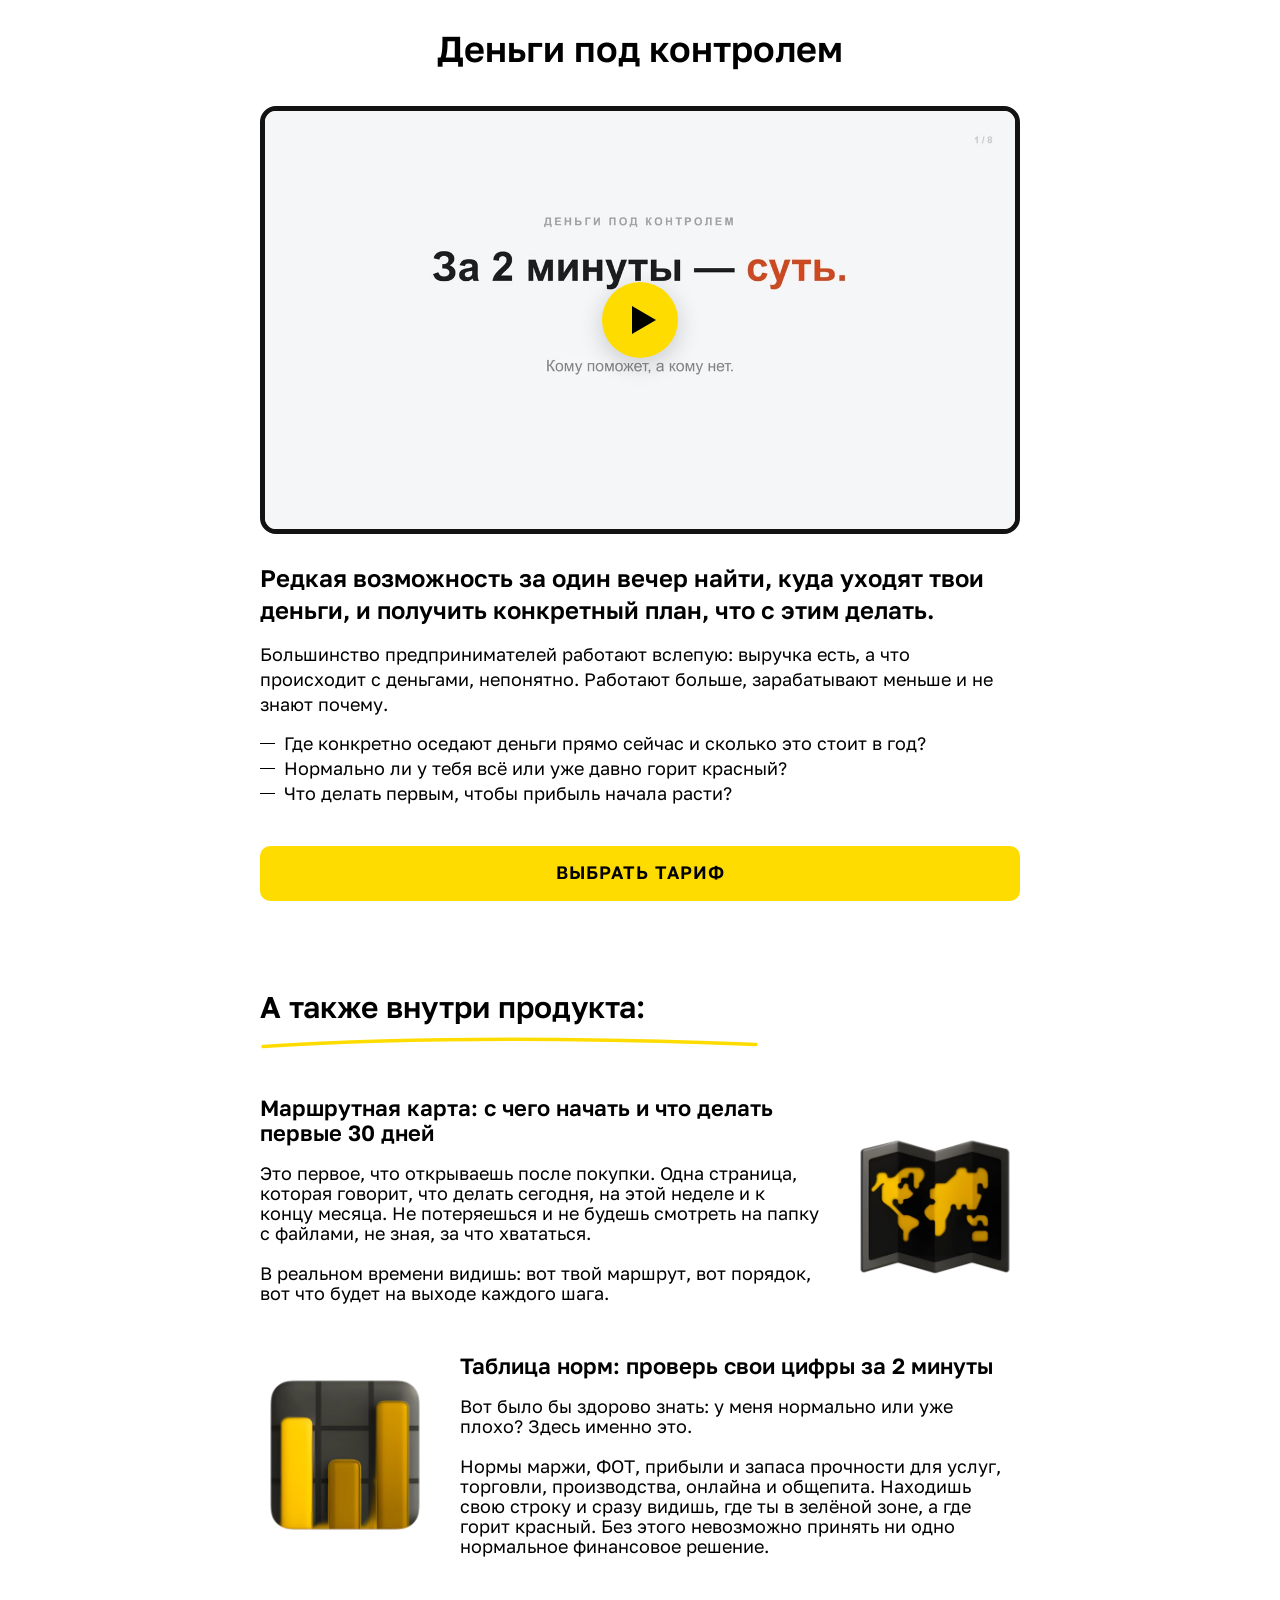
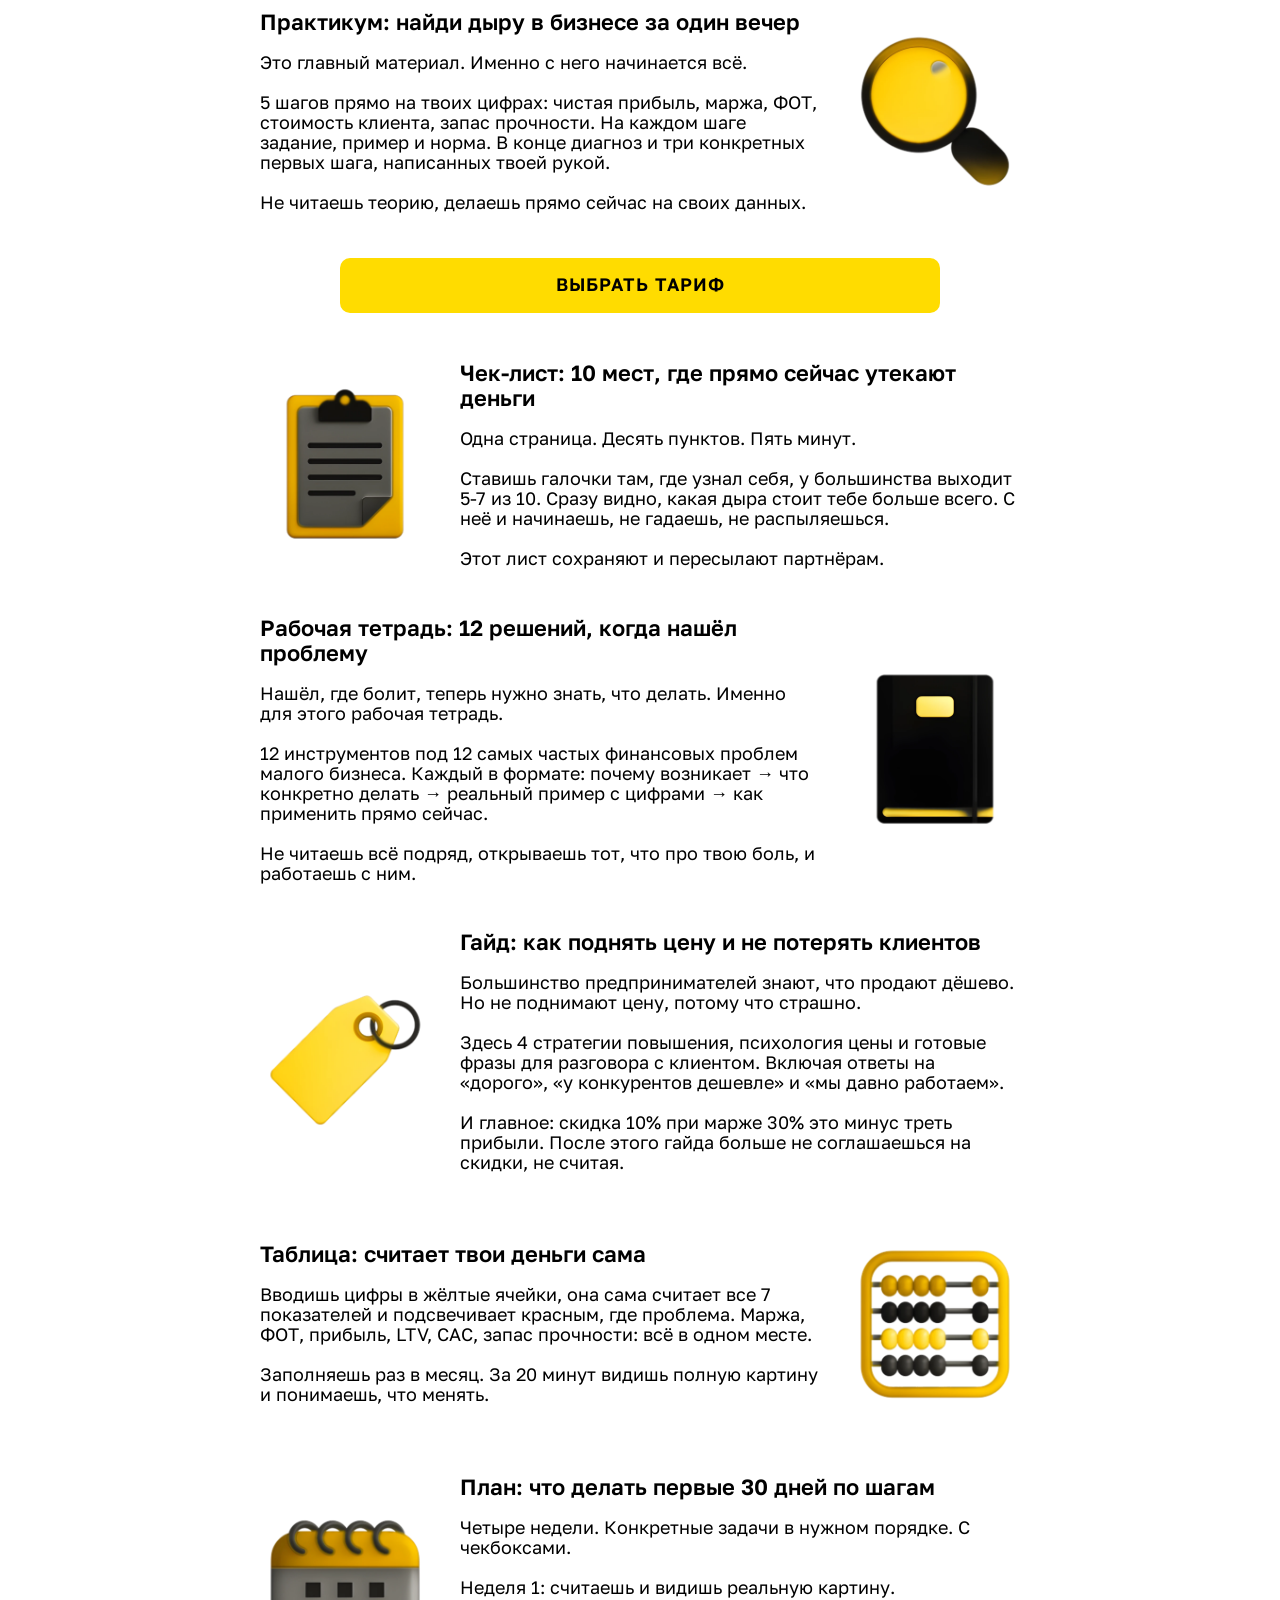
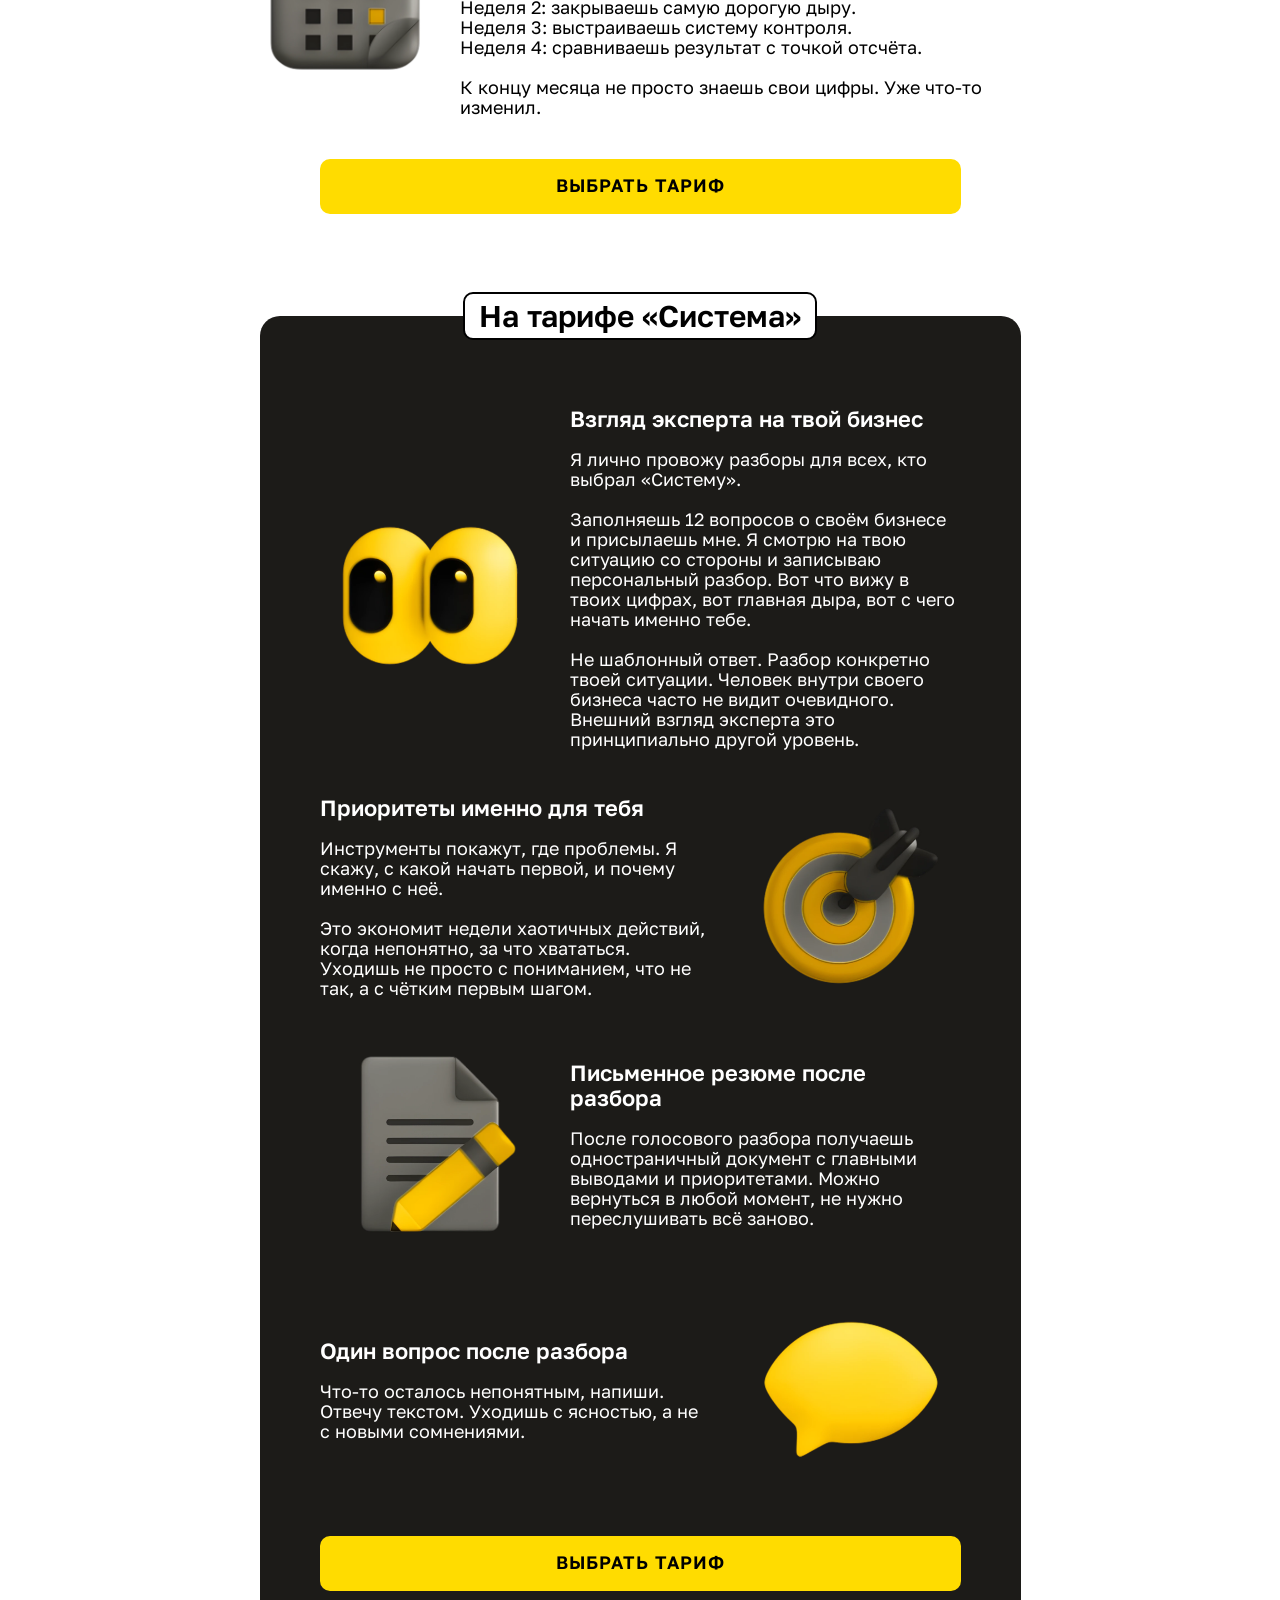
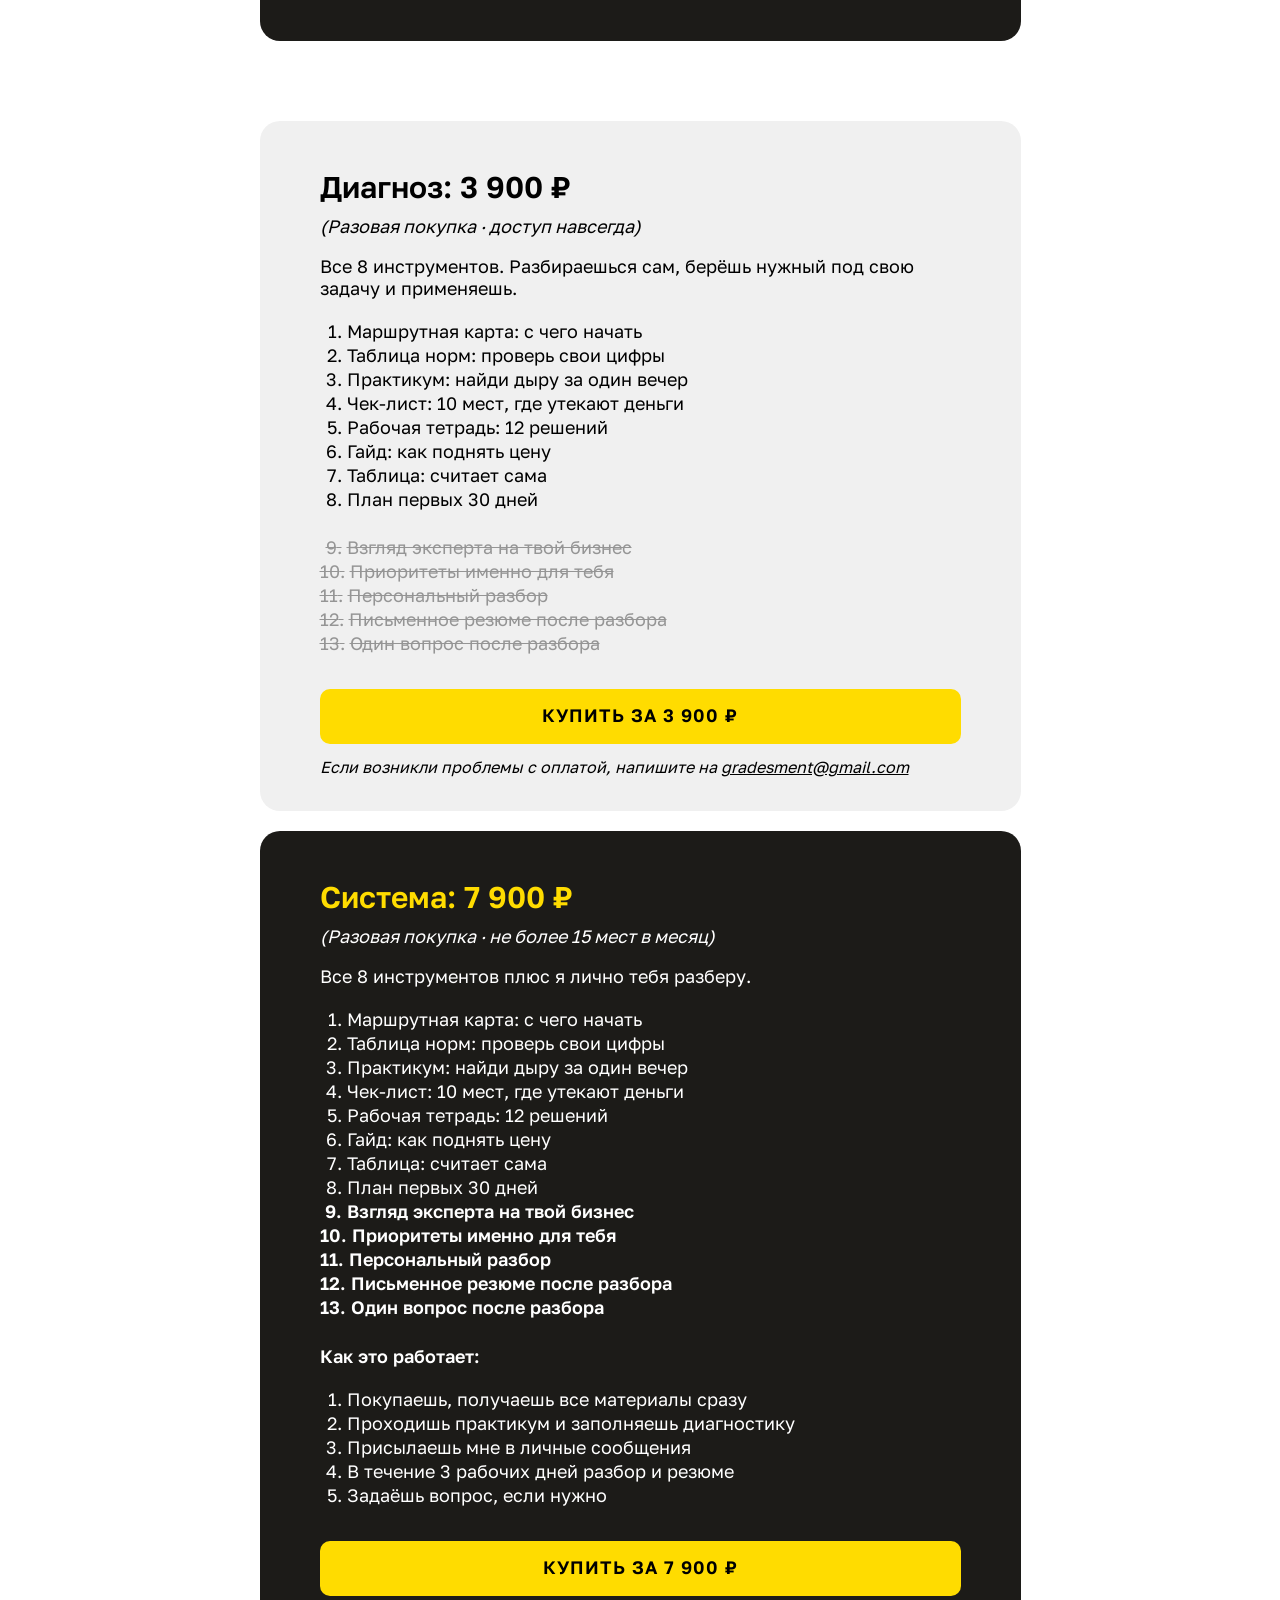
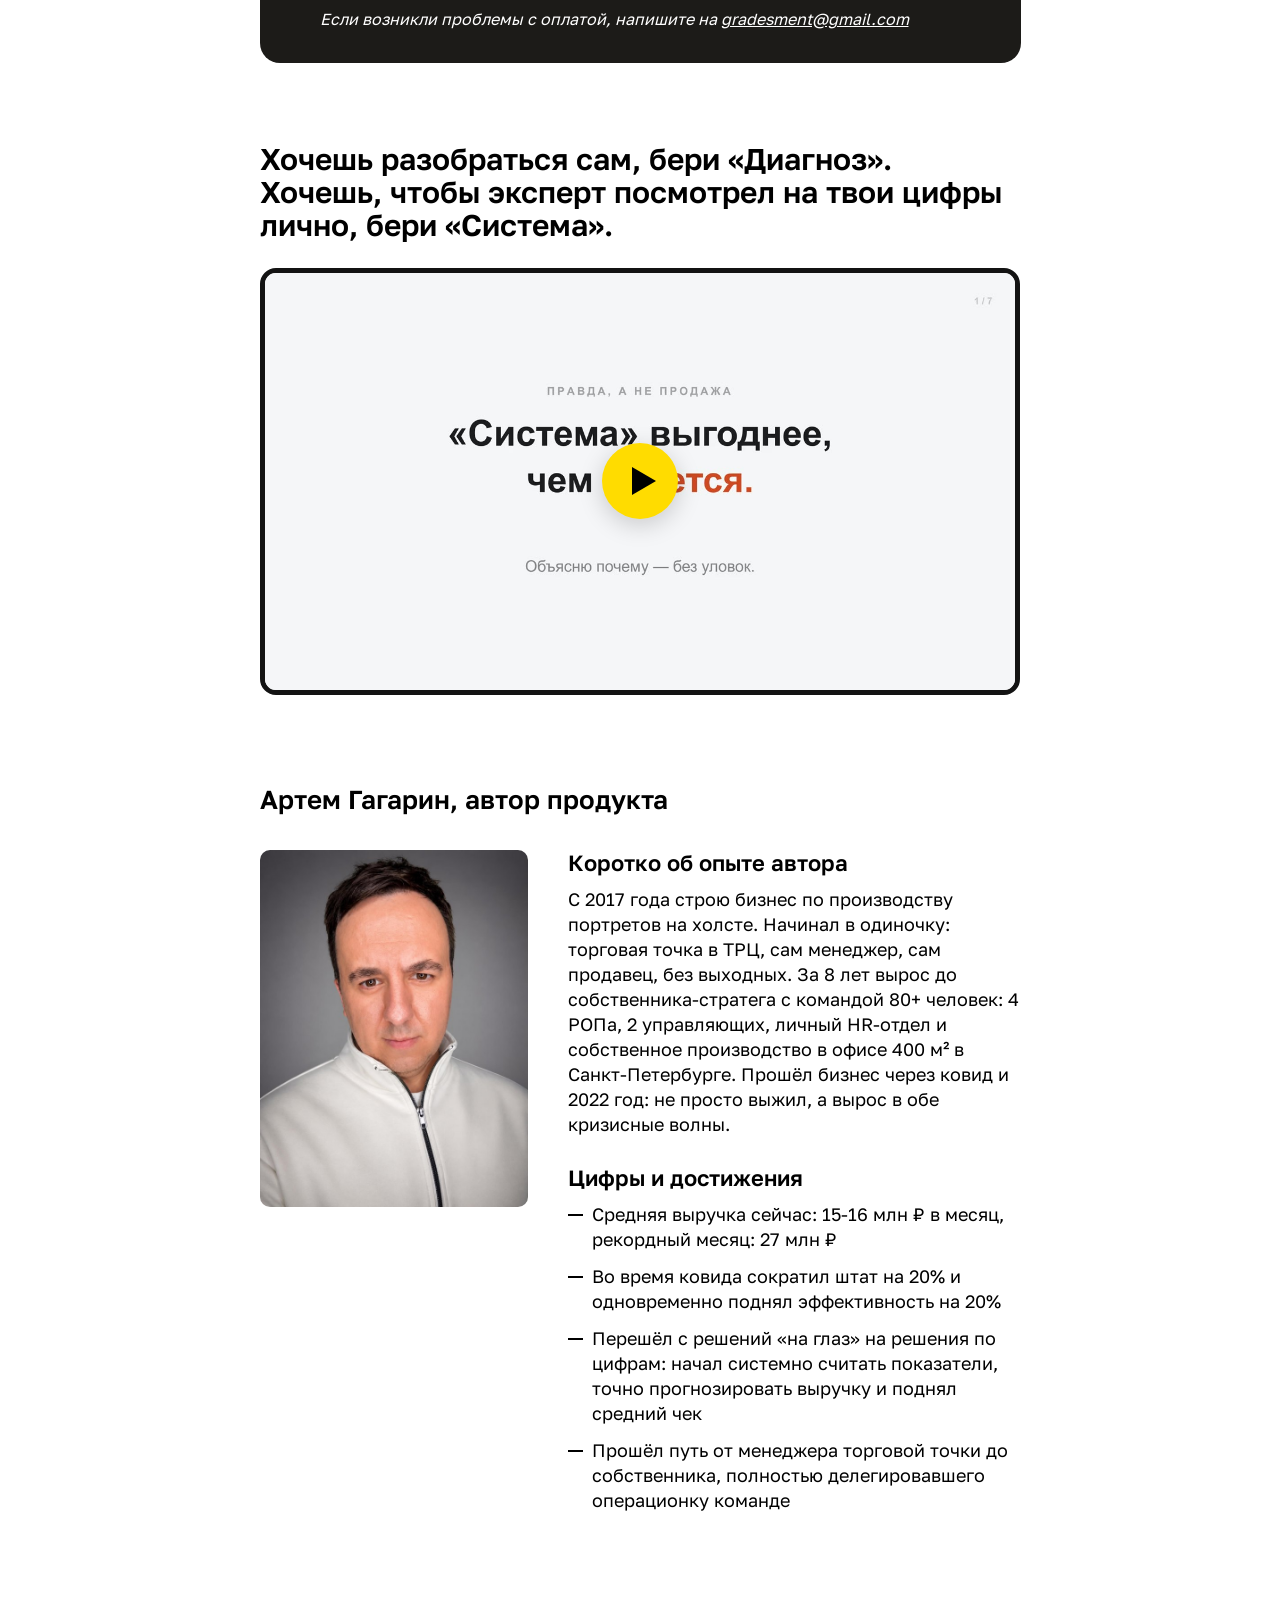
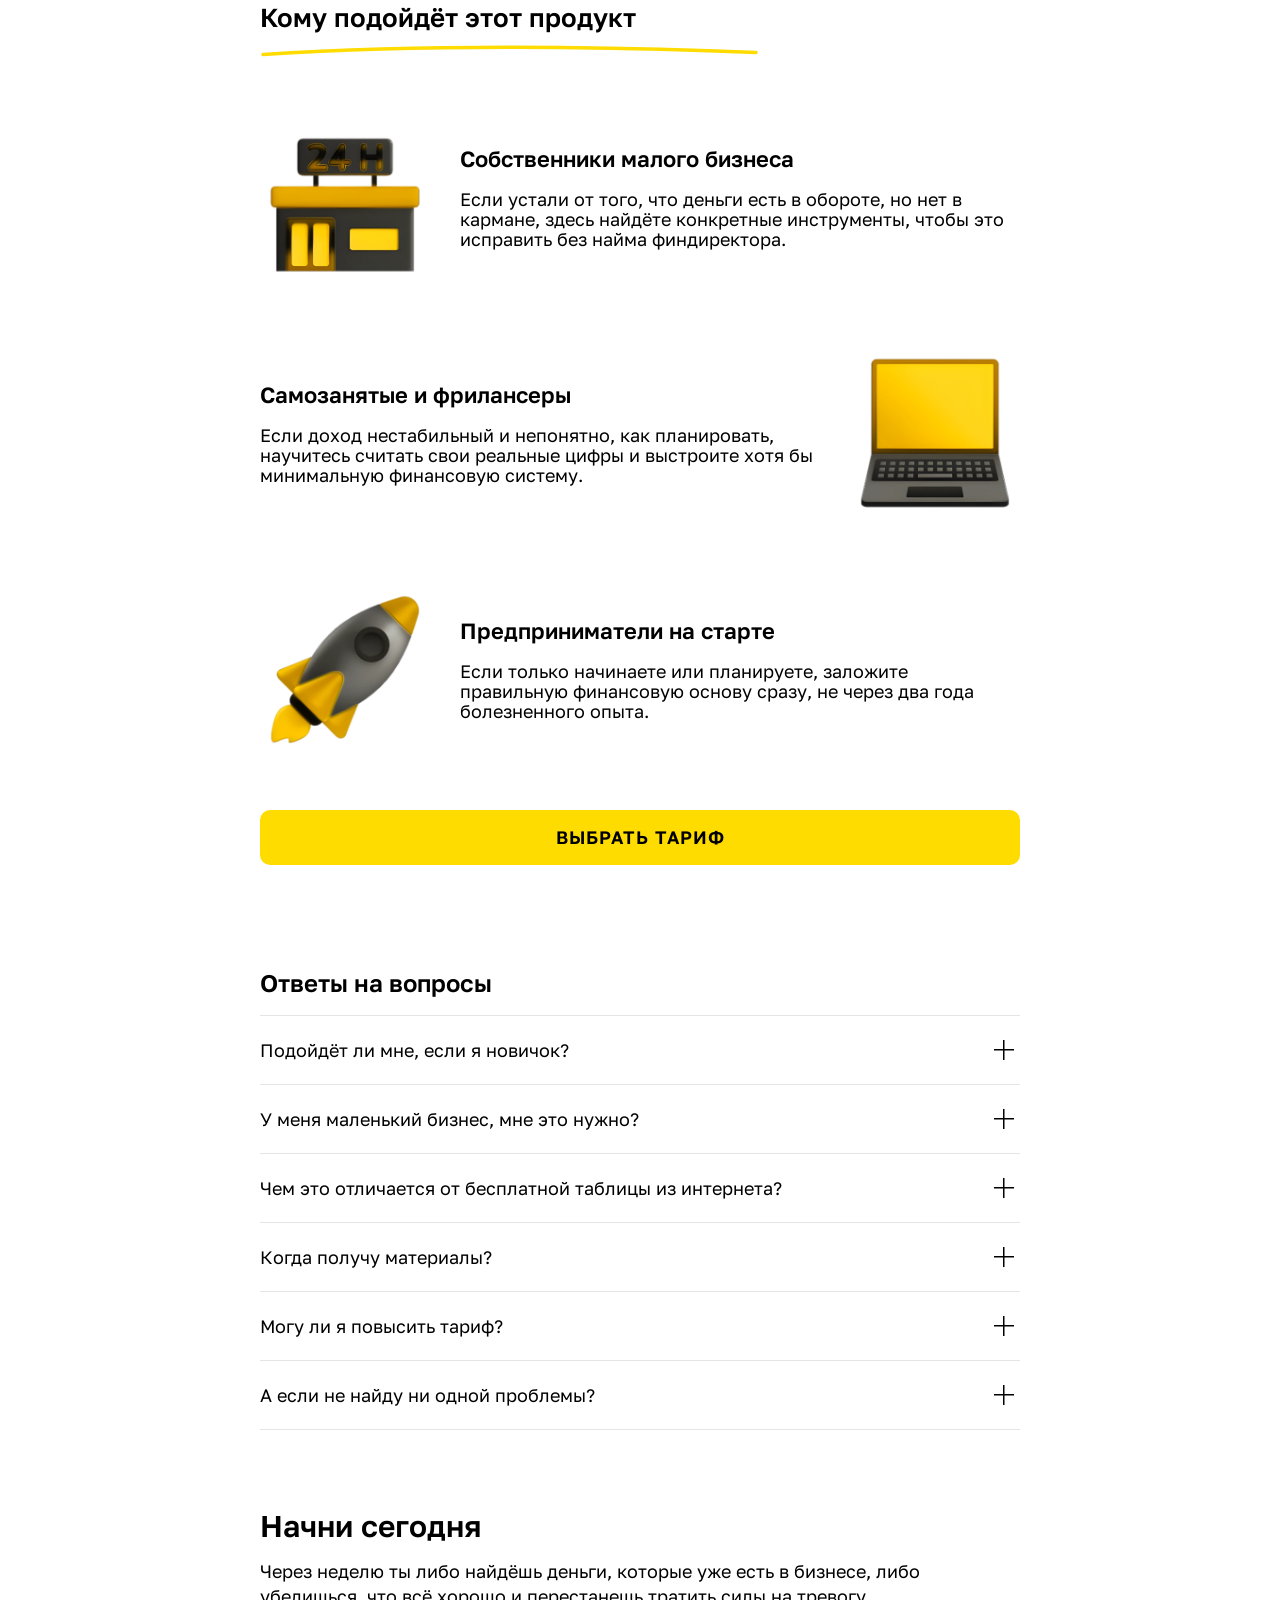
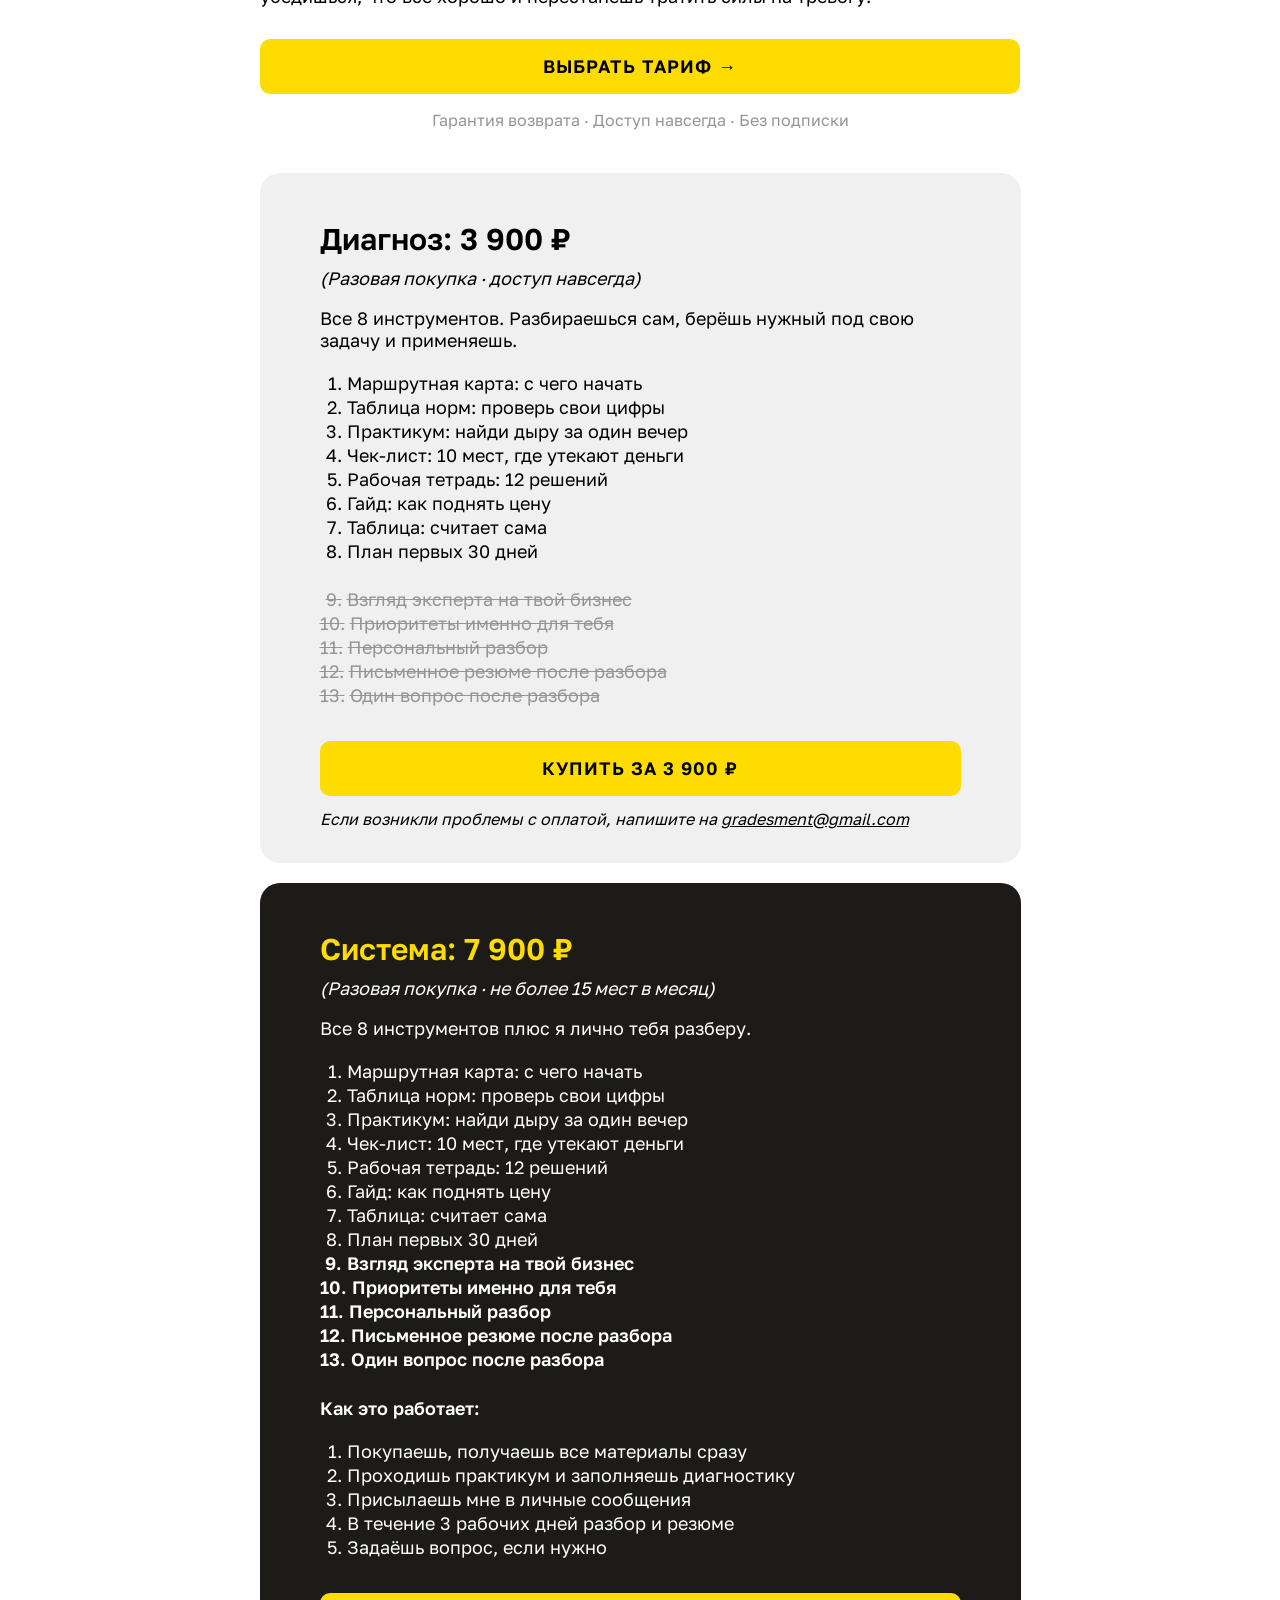
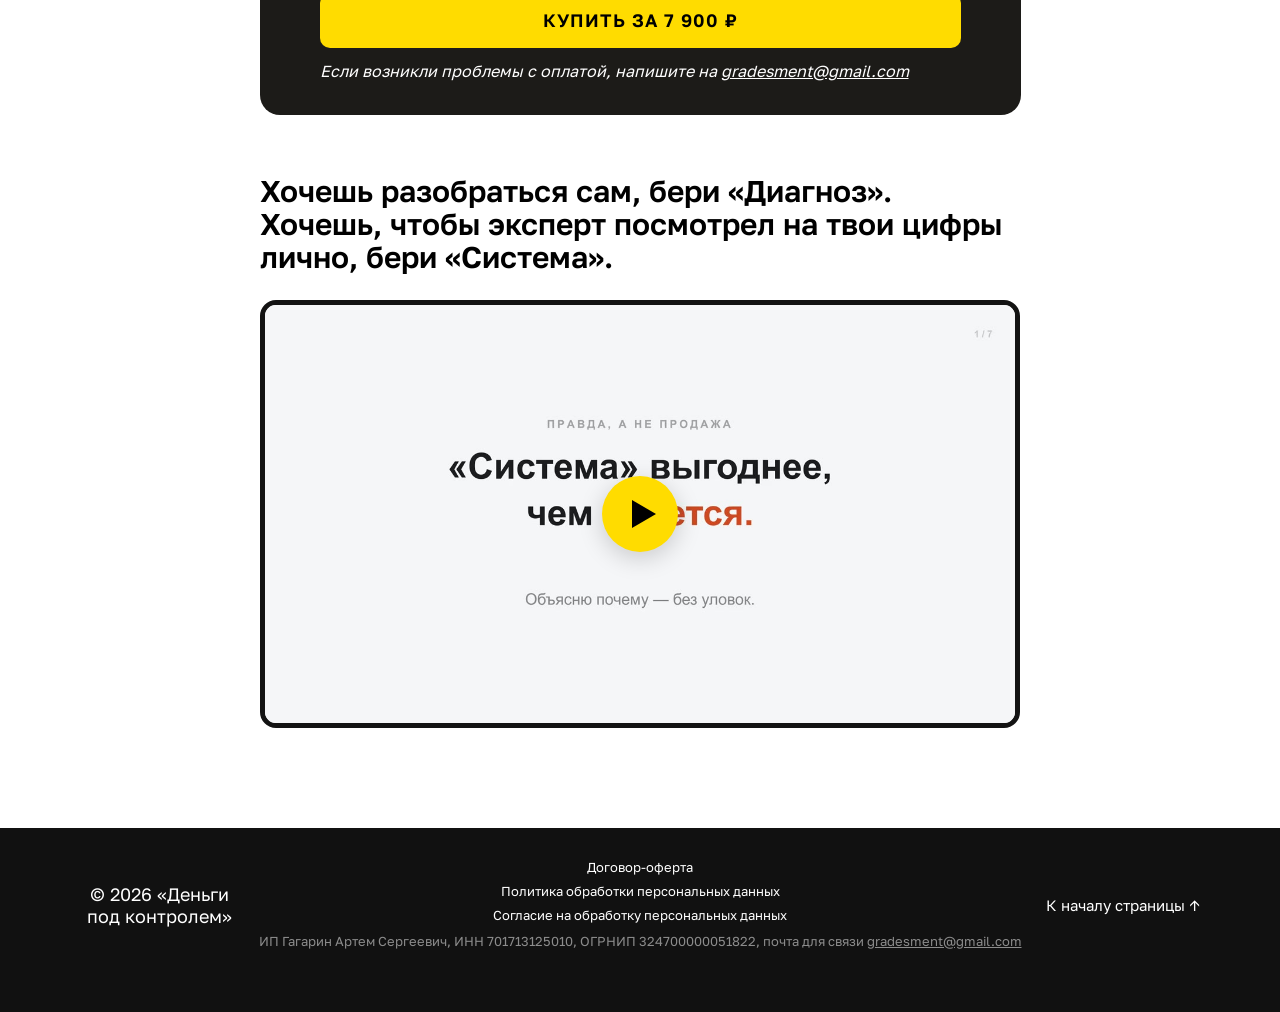
<file: index.html>
<!DOCTYPE html>
<html lang="ru">
<head>
<meta charset="utf-8">
<meta name="viewport" content="width=device-width, initial-scale=1">
<title>Деньги под контролем</title>
<meta name="description" content="За один вечер найди, куда уходят твои деньги, и получи конкретный план, что с этим делать.">
<meta name="theme-color" content="#ffffff">
<meta property="og:type" content="website">
<meta property="og:title" content="Деньги под контролем">
<meta property="og:description" content="За один вечер найди, куда уходят твои деньги, и получи конкретный план, что с этим делать.">
<link rel="icon" type="image/png" href="img/favicon.png">
<link rel="apple-touch-icon" href="img/apple-touch-icon.png">
<link rel="preload" href="fonts/golos-400-cyrillic.woff2" as="font" type="font/woff2" crossorigin>
<link rel="preload" href="fonts/golos-600-cyrillic.woff2" as="font" type="font/woff2" crossorigin>
<style>
@font-face { font-family: 'Golos Text'; font-style: normal; font-weight: 400; font-display: swap; src: url(fonts/golos-400-cyrillic-ext.woff2) format('woff2'); unicode-range: U+0460-052F, U+1C80-1C8A, U+20B4, U+2DE0-2DFF, U+A640-A69F, U+FE2E-FE2F; }
@font-face { font-family: 'Golos Text'; font-style: normal; font-weight: 600; font-display: swap; src: url(fonts/golos-600-cyrillic-ext.woff2) format('woff2'); unicode-range: U+0460-052F, U+1C80-1C8A, U+20B4, U+2DE0-2DFF, U+A640-A69F, U+FE2E-FE2F; }
@font-face { font-family: 'Golos Text'; font-style: normal; font-weight: 400; font-display: swap; src: url(fonts/golos-400-cyrillic.woff2) format('woff2'); unicode-range: U+0301, U+0400-045F, U+0490-0491, U+04B0-04B1, U+2116; }
@font-face { font-family: 'Golos Text'; font-style: normal; font-weight: 600; font-display: swap; src: url(fonts/golos-600-cyrillic.woff2) format('woff2'); unicode-range: U+0301, U+0400-045F, U+0490-0491, U+04B0-04B1, U+2116; }
@font-face { font-family: 'Golos Text'; font-style: normal; font-weight: 400; font-display: swap; src: url(fonts/golos-400-latin-ext.woff2) format('woff2'); unicode-range: U+0100-02BA, U+02BD-02C5, U+02C7-02CC, U+02CE-02D7, U+02DD-02FF, U+0304, U+0308, U+0329, U+1D00-1DBF, U+1E00-1E9F, U+1EF2-1EFF, U+2020, U+20A0-20AB, U+20AD-20C0, U+2113, U+2C60-2C7F, U+A720-A7FF; }
@font-face { font-family: 'Golos Text'; font-style: normal; font-weight: 600; font-display: swap; src: url(fonts/golos-600-latin-ext.woff2) format('woff2'); unicode-range: U+0100-02BA, U+02BD-02C5, U+02C7-02CC, U+02CE-02D7, U+02DD-02FF, U+0304, U+0308, U+0329, U+1D00-1DBF, U+1E00-1E9F, U+1EF2-1EFF, U+2020, U+20A0-20AB, U+20AD-20C0, U+2113, U+2C60-2C7F, U+A720-A7FF; }
@font-face { font-family: 'Golos Text'; font-style: normal; font-weight: 400; font-display: swap; src: url(fonts/golos-400-latin.woff2) format('woff2'); unicode-range: U+0000-00FF, U+0131, U+0152-0153, U+02BB-02BC, U+02C6, U+02DA, U+02DC, U+0304, U+0308, U+0329, U+2000-206F, U+20AC, U+2122, U+2191, U+2193, U+2212, U+2215, U+FEFF, U+FFFD; }
@font-face { font-family: 'Golos Text'; font-style: normal; font-weight: 600; font-display: swap; src: url(fonts/golos-600-latin.woff2) format('woff2'); unicode-range: U+0000-00FF, U+0131, U+0152-0153, U+02BB-02BC, U+02C6, U+02DA, U+02DC, U+0304, U+0308, U+0329, U+2000-206F, U+20AC, U+2122, U+2191, U+2193, U+2212, U+2215, U+FEFF, U+FFFD; }
:root{
  --y:#ffdc00;
  --y2:#f0cf00;
  --dark:#1c1b18;
  --card:#f0f0f0;
  --grey:#959595;
  --line:#e5e5e5;
}
*{box-sizing:border-box}
html{-webkit-text-size-adjust:100%}
@media(prefers-reduced-motion:no-preference){html{scroll-behavior:smooth}}
body{margin:0;background:#fff;color:#000;font-family:'Golos Text',Arial,sans-serif;font-weight:400;font-size:18px;line-height:1.15;-webkit-font-smoothing:antialiased}
img{max-width:100%;display:block}
a{color:inherit}
h1,h2,h3,p{margin:0}
h1,h2,h3,b,strong{font-weight:600}
.col{max-width:800px;margin:0 auto;padding-inline:20px}

.btn{display:flex;align-items:center;justify-content:center;width:100%;height:55px;padding:0 16px;background:var(--y);color:#000;border:0;border-radius:10px;font:600 18px/1.2 'Golos Text',Arial,sans-serif;letter-spacing:1px;text-transform:uppercase;text-decoration:none;text-align:center;cursor:pointer;transition:background .15s ease}
.btn:hover{background:var(--y2)}
.btn-mid{max-width:600px;margin-inline:auto}
a:focus-visible,button:focus-visible,summary:focus-visible,.btn:focus-visible{outline:3px solid #000;outline-offset:2px}

/* первый экран */
.hero{padding-top:29px;padding-bottom:40px}
.hero h1{font-size:36px;line-height:40px;text-align:center}
.video{position:relative;margin-top:37px;aspect-ratio:16/9;background:#000;border:5px solid #131313;border-radius:16px;overflow:hidden}
.video video{display:block;width:100%;height:100%;object-fit:cover;background:#000}
.video .play{position:absolute;inset:0;width:100%;height:100%;padding:0;border:0;background:transparent;cursor:pointer}
.video .play:before{content:"";position:absolute;left:50%;top:50%;width:76px;height:76px;margin:-38px 0 0 -38px;border-radius:50%;background:var(--y);box-shadow:0 6px 24px rgba(0,0,0,.18);transition:transform .2s ease}
.video .play:after{content:"";position:absolute;left:50%;top:50%;margin:-14px 0 0 -8px;border-left:24px solid #000;border-top:14px solid transparent;border-bottom:14px solid transparent}
.video .play:hover:before{transform:scale(1.07)}
.video .play:focus-visible{outline:3px solid var(--y);outline-offset:-6px}
.hero .lead{margin-top:28px;font-size:24px;line-height:32px;font-weight:600}
.hero .sub{margin-top:16px;font-size:18px;line-height:25px}
.dash{list-style:none;margin:14px 0 0;padding:0;font-size:18px;line-height:25px}
.dash li{position:relative;padding-left:24px}
.dash li:before{content:"";position:absolute;left:0;top:12px;width:15px;height:1.5px;background:currentColor}
.hero .btn{margin-top:40px}

/* заголовки разделов с жёлтой линией */
.h2{font-size:30px;line-height:33px}
.h2.sm{font-size:26px;line-height:29px}
.uline{display:block;width:499px;max-width:100%;height:15px;margin-top:11px}
.sec{padding-top:50px;padding-bottom:40px}

/* змейка: текст и картинка по очереди справа и слева */
.zz{margin-top:44px;display:flex;flex-direction:column;gap:46px}
.zi{display:grid;grid-template-columns:minmax(0,560px) minmax(0,1fr);grid-template-areas:"t i";column-gap:30px;align-items:center}
.zi.rev{grid-template-columns:minmax(0,1fr) minmax(0,560px);grid-template-areas:"i t"}
.zi .zt{grid-area:t}
.zi img{grid-area:i;justify-self:center;width:210px;height:210px;object-fit:contain}
.zi h3{font-size:22px;line-height:25px;margin-bottom:18px}
.zi p{font-size:18px;line-height:20px}
.zi p+p{margin-top:20px}
.zz .btn-mid{margin-top:-4px}
.zz .btn-mid.w2{max-width:641px}

/* тёмный блок тарифа «Система» */
.darkwrap{padding:62px 20px 40px}
.dark{position:relative;max-width:761px;margin:0 auto;background:var(--dark);border-radius:20px;color:#fff;padding:90px 60px 50px}
.pill{position:absolute;left:50%;top:0;transform:translate(-50%,-50%);background:#fff;color:#000;border:2px solid #000;border-radius:10px;padding:4px 14px;font-size:30px;line-height:36px;font-weight:600;white-space:nowrap}
.dark .zz{margin-top:0}
.dark .zi{grid-template-columns:minmax(0,1fr) 220px}
.dark .zi.rev{grid-template-columns:220px minmax(0,1fr)}
.dark .zi img{width:200px;height:200px}
.dark .btn{margin-top:46px}

/* тарифы */
.prices{max-width:801px;margin:0 auto;padding:40px 20px 30px;display:flex;flex-direction:column;gap:20px}
.price{border-radius:20px;padding:50px 60px 34px;background:var(--card)}
.price.dk{background:var(--dark);color:#fff}
.price h3{font-size:30px;line-height:33px}
.price.dk h3{color:var(--y)}
.price .em{margin-top:12px;font-style:italic;font-size:18px;line-height:21px}
.price .intro{margin-top:18px;font-size:18px;line-height:22px}
.list{margin:20px 0 0;padding:0;list-style:none;counter-reset:n;font-size:18px;line-height:24px}
.list li{counter-increment:n;display:flex}
.list li:before{content:counter(n) ".";flex:0 0 auto;min-width:22px;padding-right:5px;text-align:right}
.list li.gap{margin-top:24px}
.list li.off{color:var(--grey);text-decoration:line-through}
.list li.on{font-weight:600}
.price .how{margin-top:26px;font-size:18px;line-height:22px;font-weight:600}
.price .btn{margin-top:34px}
.price .note{margin-top:14px;font-style:italic;font-size:16px;line-height:19px}

/* видео про выбор тарифа */
.why .t{font-size:30px;line-height:33px;font-weight:600}
.why .video{margin-top:26px}

/* автор */
.author .row{margin-top:36px;display:grid;grid-template-columns:268px minmax(0,1fr);column-gap:40px;align-items:start}
.author .ph{width:268px;height:auto;aspect-ratio:3/4;object-fit:cover;border-radius:10px;background:#e9e9e9}
.author h3{font-size:22px;line-height:25px;margin-bottom:12px}
.author h3+p,.author h3+.dash{margin-top:0}
.author p{font-size:18px;line-height:25px}
.author p+h3{margin-top:28px}
.author .dash li+li{margin-top:12px}

/* кому подойдёт */
.who .zi img{width:190px;height:190px}
.who .btn{margin-top:46px}

/* вопросы */
.faq{padding-top:60px;padding-bottom:30px}
.faq h2{font-size:24px;line-height:36px;margin-bottom:14px}
.faq details{border-bottom:1px solid var(--line)}
.faq h2+details{border-top:1px solid var(--line)}
.faq summary{list-style:none;cursor:pointer;position:relative;padding:22px 56px 22px 0;font-size:18px;line-height:24px}
.faq summary::-webkit-details-marker{display:none}
.faq summary:after{content:"";position:absolute;right:6px;top:50%;width:20px;height:20px;margin-top:-10px;background:linear-gradient(#000,#000) center/20px 1.5px no-repeat,linear-gradient(#000,#000) center/1.5px 20px no-repeat;transition:transform .35s cubic-bezier(.4,0,.2,1)}
.faq details[open]:not(.closing) summary:after{transform:rotate(45deg)}
.faq details p{padding:0 56px 22px 0;font-size:18px;line-height:25px}

/* финал */
.final{padding-top:50px}
.final p{margin-top:16px;font-size:18px;line-height:25px}
.final .btn{margin-top:30px}
.final .note{margin-top:14px;color:var(--grey);font-size:16px;text-align:center}
.why2{padding-top:30px}
.final .note span{white-space:nowrap}

footer{background:#111;color:#fff;text-align:center;padding:30px 0 60px;margin-top:60px;font-size:16px;line-height:22px}
footer .links a{display:block;margin:0 0 6px;color:#fff;font-size:13px;line-height:18px;text-decoration:none}
footer .links a:hover{text-decoration:underline}
footer .fgrid{max-width:1200px;margin:0 auto;padding-inline:40px;display:grid;grid-template-columns:1fr auto 1fr;align-items:center;gap:20px}
footer .copy{justify-self:start;font-size:18px;color:#fff}
footer .up{justify-self:end;color:#fff;text-decoration:none;font-size:15px}
footer .up:hover{text-decoration:underline}
footer .req{margin-top:6px;font-size:13px;color:#8c8c8c}

/* окно заказа */
.overlay{position:fixed;inset:0;background:rgba(20,20,20,.55);display:none;align-items:center;justify-content:center;padding:20px;z-index:50}
.overlay.open{display:flex}
.modal{background:#fff;border-radius:20px;max-width:460px;width:100%;padding:32px;max-height:90vh;overflow:auto;position:relative}
.modal h3{font-size:24px;line-height:28px;margin-bottom:6px}
.modal .sub{font-size:15px;color:#6b6b6b;margin-bottom:22px}
.close{position:absolute;right:18px;top:14px;background:none;border:0;font-size:28px;line-height:1;color:#6b6b6b;cursor:pointer}
label{display:block;font-size:14px;margin-bottom:6px}
input[type=text],input[type=email],input[type=tel]{width:100%;padding:13px 14px;border:1px solid #dcdcdc;border-radius:10px;font:16px 'Golos Text',Arial,sans-serif;margin-bottom:16px;background:#fff;color:#000}
input:focus{outline:2px solid #000;outline-offset:-1px;border-color:transparent}
input::placeholder{color:#a9a9a9}
input.invalid{border-color:#c0392b;background:#fff8f7}
.check{display:flex;gap:10px;align-items:flex-start;font-size:13px;line-height:18px;color:#6b6b6b;margin-bottom:20px}
.check input{margin-top:2px;flex:0 0 auto;width:16px;height:16px;accent-color:#000}
.check input.invalid{outline:2px solid #c0392b;outline-offset:1px}
.check a{color:#000}
.hint{font-size:13px;color:#6b6b6b;margin:-10px 0 16px}
.form-msg{font-size:14px;line-height:1.45;margin:-4px 0 14px;display:none}
.form-msg.ok{display:block;color:#1f7a3d}
.form-msg.err{display:block;color:#c0392b}
.pay-note{font-size:13px;color:#6b6b6b;text-align:center;margin-top:10px}

@media(max-width:640px){
  .zi,.zi.rev,.dark .zi,.dark .zi.rev{grid-template-columns:minmax(0,1fr);grid-template-areas:"i" "t";row-gap:26px}
  .author .row{grid-template-columns:minmax(0,1fr);row-gap:28px}
  .author .ph{width:100%;max-width:320px}
}
@media(max-width:480px){
  .col{padding-inline:max(20px,calc(50vw - 150px))}
  .hero{padding-top:20px}
  .hero h1{font-size:26px;line-height:31px}
  .video{margin-top:12px;border-width:3px;border-radius:12px}
  .video .play:before{width:60px;height:60px;margin:-30px 0 0 -30px}
  .video .play:after{margin:-11px 0 0 -6px;border-left-width:19px;border-top-width:11px;border-bottom-width:11px}
  .hero .lead{margin-top:24px;font-size:20px;line-height:24px}
  .hero .sub,.dash,.author p{font-size:16px;line-height:22px}
  .author h3{font-size:20px;line-height:24px}
  .btn{height:69px;font-size:18px}
  .h2,.h2.sm{font-size:30px;line-height:36px}
  .uline{width:319px;height:10px;margin-top:8px}
  .zz{margin-top:34px;gap:40px}
  .zi img{width:200px;height:200px}
  .zi h3{font-size:22px;line-height:26px;margin-bottom:14px}
  .zi p{font-size:16px;line-height:19px}
  .zi p+p{margin-top:19px}
  .zz .btn-mid{margin-top:0}
  .darkwrap{padding:56px 10px 30px}
  .dark{padding:74px max(16px,calc(50vw - 160px)) 40px}
  .pill{font-size:30px;line-height:36px;white-space:normal;width:max-content;max-width:290px;text-align:center;padding:2px 10px}
  .dark{padding-top:90px}
  .dark .zi img{width:200px;height:200px}
  .prices{padding:30px 10px 20px}
  .price{padding:40px max(16px,calc(50vw - 160px)) 30px}
  .price h3{font-size:24px;line-height:29px}
  .price .em,.price .intro,.price .how{font-size:16px;line-height:19px}
  .list{font-size:16px;line-height:22px}
  .price .note{font-size:13px;line-height:16px}
  .why .t{font-size:24px;line-height:29px}
  footer .links a{font-size:14px;line-height:19px;margin-bottom:0;padding:4px 0}
  footer .req{line-height:24px}
  footer .req a{display:inline-block;padding:4px 0;line-height:16px}
  footer .up{display:inline-block;padding:4px 0}
  footer .fgrid{grid-template-columns:1fr;padding-inline:20px;gap:22px}
  footer .copy,footer .up{justify-self:center}
  footer .copy{order:2}
  footer .up{order:3}
  .price .note{text-align:center}
  .who .zi img{width:240px;height:240px}
  .faq .col{padding-inline:20px}
  .faq h2{font-size:20px;line-height:28px}
  .faq summary{font-size:18px;line-height:24px;padding-right:44px}
  .faq details p{padding-right:0;font-size:16px;line-height:22px}
  .overlay{padding:12px}
  .modal{padding:26px 20px;max-height:calc(100dvh - 24px)}
}
@media(max-width:360px){
  .video .play:before{width:46px;height:46px;margin:-23px 0 0 -23px}
  .video .play:after{margin:-8px 0 0 -4px;border-left-width:14px;border-top-width:8px;border-bottom-width:8px}
}
</style>
</head>
<body id="top">

<section class="hero col">
  <h1>Деньги под контролем</h1>
  <div class="video"><video playsinline preload="metadata" poster="video/hero.jpg"><source src="video/hero.mp4" type="video/mp4"></video><button class="play" type="button" aria-label="Смотреть видео"></button></div>
  <p class="lead">Редкая возможность за один вечер найти, куда уходят твои деньги, и получить конкретный план, что с этим делать.</p>
  <p class="sub">Большинство предпринимателей работают вслепую: выручка есть, а что происходит с деньгами, непонятно. Работают больше, зарабатывают меньше и не знают почему.</p>
  <ul class="dash">
    <li>Где конкретно оседают деньги прямо сейчас и сколько это стоит в год?</li>
    <li>Нормально ли у тебя всё или уже давно горит красный?</li>
    <li>Что делать первым, чтобы прибыль начала расти?</li>
  </ul>
  <a class="btn" href="#tarify">Выбрать тариф</a>
</section>

<section class="sec col" id="vnutri">
  <h2 class="h2">А также внутри продукта:</h2>
  <svg class="uline" viewBox="0 0 500 15" preserveAspectRatio="none" aria-hidden="true"><path d="M3 11.5C90 6 190 3.5 300 4.5C380 5.2 440 7 497 9.5" fill="none" stroke="#ffdc00" stroke-width="3.5" stroke-linecap="round"/></svg>
  <div class="zz">
    <div class="zi">
      <div class="zt">
        <h3>Маршрутная карта: с чего начать и что делать первые 30 дней</h3>
        <p>Это первое, что открываешь после покупки. Одна страница, которая говорит, что делать сегодня, на этой неделе и к концу месяца. Не потеряешься и не будешь смотреть на папку с файлами, не зная, за что хвататься.</p>
        <p>В реальном времени видишь: вот твой маршрут, вот порядок, вот что будет на выходе каждого шага.</p>
      </div>
      <img src="img/map.webp" alt="" width="720" height="720" loading="lazy">
    </div>
    <div class="zi rev">
      <div class="zt">
        <h3>Таблица норм: проверь свои цифры за 2 минуты</h3>
        <p>Вот было бы здорово знать: у меня нормально или уже плохо? Здесь именно это.</p>
        <p>Нормы маржи, ФОТ, прибыли и запаса прочности для услуг, торговли, производства, онлайна и общепита. Находишь свою строку и сразу видишь, где ты в зелёной зоне, а где горит красный. Без этого невозможно принять ни одно нормальное финансовое решение.</p>
      </div>
      <img src="img/chart.webp" alt="" width="720" height="720" loading="lazy">
    </div>
    <div class="zi">
      <div class="zt">
        <h3>Практикум: найди дыру в бизнесе за один вечер</h3>
        <p>Это главный материал. Именно с него начинается всё.</p>
        <p>5 шагов прямо на твоих цифрах: чистая прибыль, маржа, ФОТ, стоимость клиента, запас прочности. На каждом шаге задание, пример и норма. В конце диагноз и три конкретных первых шага, написанных твоей рукой.</p>
        <p>Не читаешь теорию, делаешь прямо сейчас на своих данных.</p>
      </div>
      <img src="img/search.webp" alt="" width="720" height="720" loading="lazy">
    </div>
    <a class="btn btn-mid" href="#tarify">Выбрать тариф</a>
    <div class="zi rev">
      <div class="zt">
        <h3>Чек-лист: 10 мест, где прямо сейчас утекают деньги</h3>
        <p>Одна страница. Десять пунктов. Пять минут.</p>
        <p>Ставишь галочки там, где узнал себя, у большинства выходит 5-7 из 10. Сразу видно, какая дыра стоит тебе больше всего. С неё и начинаешь, не гадаешь, не распыляешься.</p>
        <p>Этот лист сохраняют и пересылают партнёрам.</p>
      </div>
      <img src="img/checklist.webp" alt="" width="720" height="720" loading="lazy">
    </div>
    <div class="zi">
      <div class="zt">
        <h3>Рабочая тетрадь: 12 решений, когда нашёл проблему</h3>
        <p>Нашёл, где болит, теперь нужно знать, что делать. Именно для этого рабочая тетрадь.</p>
        <p>12 инструментов под 12 самых частых финансовых проблем малого бизнеса. Каждый в формате: почему возникает → что конкретно делать → реальный пример с цифрами → как применить прямо сейчас.</p>
        <p>Не читаешь всё подряд, открываешь тот, что про твою боль, и работаешь с ним.</p>
      </div>
      <img src="img/notebook.webp" alt="" width="720" height="720" loading="lazy">
    </div>
    <div class="zi rev">
      <div class="zt">
        <h3>Гайд: как поднять цену и не потерять клиентов</h3>
        <p>Большинство предпринимателей знают, что продают дёшево. Но не поднимают цену, потому что страшно.</p>
        <p>Здесь 4 стратегии повышения, психология цены и готовые фразы для разговора с клиентом. Включая ответы на «дорого», «у конкурентов дешевле» и «мы давно работаем».</p>
        <p>И главное: скидка 10% при марже 30% это минус треть прибыли. После этого гайда больше не соглашаешься на скидки, не считая.</p>
      </div>
      <img src="img/price.webp" alt="" width="720" height="720" loading="lazy">
    </div>
    <div class="zi">
      <div class="zt">
        <h3>Таблица: считает твои деньги сама</h3>
        <p>Вводишь цифры в жёлтые ячейки, она сама считает все 7 показателей и подсвечивает красным, где проблема. Маржа, ФОТ, прибыль, LTV, CAC, запас прочности: всё в одном месте.</p>
        <p>Заполняешь раз в месяц. За 20 минут видишь полную картину и понимаешь, что менять.</p>
      </div>
      <img src="img/abacus.webp" alt="" width="720" height="720" loading="lazy">
    </div>
    <div class="zi rev">
      <div class="zt">
        <h3>План: что делать первые 30 дней по шагам</h3>
        <p>Четыре недели. Конкретные задачи в нужном порядке. С чекбоксами.</p>
        <p>Неделя 1: считаешь и видишь реальную картину.<br>Неделя 2: закрываешь самую дорогую дыру.<br>Неделя 3: выстраиваешь систему контроля.<br>Неделя 4: сравниваешь результат с точкой отсчёта.</p>
        <p>К концу месяца не просто знаешь свои цифры. Уже что-то изменил.</p>
      </div>
      <img src="img/calendar.webp" alt="" width="720" height="720" loading="lazy">
    </div>
    <a class="btn btn-mid w2" href="#tarify">Выбрать тариф</a>
  </div>
</section>

<section class="darkwrap">
  <div class="dark">
    <div class="pill">На тарифе «Система»</div>
    <div class="zz">
      <div class="zi rev">
        <div class="zt">
          <h3>Взгляд эксперта на твой бизнес</h3>
          <p>Я лично провожу разборы для всех, кто выбрал «Систему».</p>
          <p>Заполняешь 12 вопросов о своём бизнесе и присылаешь мне. Я смотрю на твою ситуацию со стороны и записываю персональный разбор. Вот что вижу в твоих цифрах, вот главная дыра, вот с чего начать именно тебе.</p>
          <p>Не шаблонный ответ. Разбор конкретно твоей ситуации. Человек внутри своего бизнеса часто не видит очевидного. Внешний взгляд эксперта это принципиально другой уровень.</p>
        </div>
        <img src="img/eyes.webp" alt="" width="720" height="720" loading="lazy">
      </div>
      <div class="zi">
        <div class="zt">
          <h3>Приоритеты именно для тебя</h3>
          <p>Инструменты покажут, где проблемы. Я скажу, с какой начать первой, и почему именно с неё.</p>
          <p>Это экономит недели хаотичных действий, когда непонятно, за что хвататься. Уходишь не просто с пониманием, что не так, а с чётким первым шагом.</p>
        </div>
        <img src="img/target.webp" alt="" width="720" height="720" loading="lazy">
      </div>
      <div class="zi rev">
        <div class="zt">
          <h3>Письменное резюме после разбора</h3>
          <p>После голосового разбора получаешь одностраничный документ с главными выводами и приоритетами. Можно вернуться в любой момент, не нужно переслушивать всё заново.</p>
        </div>
        <img src="img/memo.webp" alt="" width="720" height="720" loading="lazy">
      </div>
      <div class="zi">
        <div class="zt">
          <h3>Один вопрос после разбора</h3>
          <p>Что-то осталось непонятным, напиши. Отвечу текстом. Уходишь с ясностью, а не с новыми сомнениями.</p>
        </div>
        <img src="img/question.webp" alt="" width="720" height="720" loading="lazy">
      </div>
    </div>
    <a class="btn" href="#tarify">Выбрать тариф</a>
  </div>
</section>

<section id="tarify">
<div class="prices">
    <div class="price">
      <h3>Диагноз: 3 900 ₽</h3>
      <p class="em">(Разовая покупка · доступ навсегда)</p>
      <p class="intro">Все 8 инструментов. Разбираешься сам, берёшь нужный под свою задачу и применяешь.</p>
      <ol class="list">
        <li>Маршрутная карта: с чего начать</li>
        <li>Таблица норм: проверь свои цифры</li>
        <li>Практикум: найди дыру за один вечер</li>
        <li>Чек-лист: 10 мест, где утекают деньги</li>
        <li>Рабочая тетрадь: 12 решений</li>
        <li>Гайд: как поднять цену</li>
        <li>Таблица: считает сама</li>
        <li>План первых 30 дней</li>
        <li class="off gap">Взгляд эксперта на твой бизнес</li>
        <li class="off">Приоритеты именно для тебя</li>
        <li class="off">Персональный разбор</li>
        <li class="off">Письменное резюме после разбора</li>
        <li class="off">Один вопрос после разбора</li>
      </ol>
      <button class="btn" data-order="Диагноз" data-price="3900">Купить за 3 900 ₽</button>
      <p class="note">Если возникли проблемы с оплатой, напишите на <a href="mailto:gradesment@gmail.com">gradesment@gmail.com</a></p>
    </div>
    <div class="price dk">
      <h3>Система: 7 900 ₽</h3>
      <p class="em">(Разовая покупка · не более 15 мест в месяц)</p>
      <p class="intro">Все 8 инструментов плюс я лично тебя разберу.</p>
      <ol class="list">
        <li>Маршрутная карта: с чего начать</li>
        <li>Таблица норм: проверь свои цифры</li>
        <li>Практикум: найди дыру за один вечер</li>
        <li>Чек-лист: 10 мест, где утекают деньги</li>
        <li>Рабочая тетрадь: 12 решений</li>
        <li>Гайд: как поднять цену</li>
        <li>Таблица: считает сама</li>
        <li>План первых 30 дней</li>
        <li class="on">Взгляд эксперта на твой бизнес</li>
        <li class="on">Приоритеты именно для тебя</li>
        <li class="on">Персональный разбор</li>
        <li class="on">Письменное резюме после разбора</li>
        <li class="on">Один вопрос после разбора</li>
      </ol>
      <p class="how">Как это работает:</p>
      <ol class="list">
        <li>Покупаешь, получаешь все материалы сразу</li>
        <li>Проходишь практикум и заполняешь диагностику</li>
        <li>Присылаешь мне в личные сообщения</li>
        <li>В течение 3 рабочих дней разбор и резюме</li>
        <li>Задаёшь вопрос, если нужно</li>
      </ol>
      <button class="btn" data-order="Система" data-price="7900">Купить за 7 900 ₽</button>
      <p class="note">Если возникли проблемы с оплатой, напишите на <a href="mailto:gradesment@gmail.com">gradesment@gmail.com</a></p>
    </div>
  </div>
</section>

<section class="sec col why">
  <p class="t">Хочешь разобраться сам, бери&nbsp;«Диагноз». Хочешь, чтобы эксперт посмотрел на твои цифры лично, бери&nbsp;«Система».</p>
  <div class="video"><video playsinline preload="none" poster="video/vybor.jpg"><source src="video/vybor.mp4" type="video/mp4"></video><button class="play" type="button" aria-label="Смотреть видео"></button></div>
</section>

<section class="sec col author">
  <h2 class="h2 sm">Артем Гагарин, автор продукта</h2>
  <div class="row">
    <img class="ph" src="img/author.jpg" alt="Артем Гагарин" width="600" height="800" loading="lazy">
    <div class="about">
      <h3>Коротко об опыте автора</h3>
      <p>С 2017 года строю бизнес по производству портретов на холсте. Начинал в одиночку: торговая точка в ТРЦ, сам менеджер, сам продавец, без выходных. За 8 лет вырос до собственника-стратега с командой 80+ человек: 4 РОПа, 2 управляющих, личный HR-отдел и собственное производство в офисе 400 м² в Санкт-Петербурге. Прошёл бизнес через ковид и 2022 год: не просто выжил, а вырос в обе кризисные волны.</p>
      <h3>Цифры и достижения</h3>
      <ul class="dash">
        <li>Средняя выручка сейчас: 15-16 млн ₽ в месяц, рекордный месяц: 27 млн ₽</li>
        <li>Во время ковида сократил штат на 20% и одновременно поднял эффективность на 20%</li>
        <li>Перешёл с решений «на глаз» на решения по цифрам: начал системно считать показатели, точно прогнозировать выручку и поднял средний чек</li>
        <li>Прошёл путь от менеджера торговой точки до собственника, полностью делегировавшего операционку команде</li>
      </ul>
    </div>
  </div>
</section>

<section class="sec col who">
  <h2 class="h2 sm">Кому подойдёт этот продукт</h2>
  <svg class="uline" viewBox="0 0 500 15" preserveAspectRatio="none" aria-hidden="true"><path d="M3 11.5C90 6 190 3.5 300 4.5C380 5.2 440 7 497 9.5" fill="none" stroke="#ffdc00" stroke-width="3.5" stroke-linecap="round"/></svg>
  <div class="zz">
    <div class="zi rev">
      <div class="zt">
        <h3>Собственники малого бизнеса</h3>
        <p>Если устали от того, что деньги есть в обороте, но нет в кармане, здесь найдёте конкретные инструменты, чтобы это исправить без найма финдиректора.</p>
      </div>
      <img src="img/store.webp" alt="" width="720" height="720" loading="lazy">
    </div>
    <div class="zi">
      <div class="zt">
        <h3>Самозанятые и фрилансеры</h3>
        <p>Если доход нестабильный и непонятно, как планировать, научитесь считать свои реальные цифры и выстроите хотя бы минимальную финансовую систему.</p>
      </div>
      <img src="img/laptop.webp" alt="" width="720" height="720" loading="lazy">
    </div>
    <div class="zi rev">
      <div class="zt">
        <h3>Предприниматели на старте</h3>
        <p>Если только начинаете или планируете, заложите правильную финансовую основу сразу, не через два года болезненного опыта.</p>
      </div>
      <img src="img/rocket.webp" alt="" width="720" height="720" loading="lazy">
    </div>
  </div>
  <a class="btn" href="#tarify">Выбрать тариф</a>
</section>

<section class="faq" id="voprosy">
  <div class="col">
    <h2>Ответы на вопросы</h2>
    <details>
      <summary>Подойдёт ли мне, если я новичок?</summary>
      <p>Материал написан для людей, которые уже ведут бизнес или работают на себя. Если вы новичок, часть терминов придётся погуглить. Но базовые понятия объясняются внутри каждого инструмента.</p>
    </details>
    <details>
      <summary>У меня маленький бизнес, мне это нужно?</summary>
      <p>Чем меньше бизнес, тем острее каждая финансовая ошибка. Все инструменты работают от 100 000 ₽ выручки в месяц.</p>
    </details>
    <details>
      <summary>Чем это отличается от бесплатной таблицы из интернета?</summary>
      <p>Таблица считает цифры. Этот продукт объясняет, что они значат, показывает, где потери и даёт 12 конкретных решений. Разница как между весами и диетологом.</p>
    </details>
    <details>
      <summary>Когда получу материалы?</summary>
      <p>После оплаты на ваш e-mail придёт письмо с доступами и подробными инструкциями. Не нашли письмо? Проверьте папки «Спам», «Реклама», «Соцсети» или «Промоакции».</p>
    </details>
    <details>
      <summary>Могу ли я повысить тариф?</summary>
      <p>Да, у вас будет такая опция сразу после оплаты. Но повышение тарифа происходит по полной цене тарифа, поэтому удобнее сразу брать тариф «Система».</p>
    </details>
    <details>
      <summary>А если не найду ни одной проблемы?</summary>
      <p>Напиши мне, лично посмотрю. Если всё действительно идеально, верну деньги.</p>
    </details>
  </div>
</section>

<section class="final col">
  <h2 class="h2">Начни сегодня</h2>
  <p>Через неделю ты либо найдёшь деньги, которые уже есть в бизнесе, либо убедишься, что всё хорошо и перестанешь тратить силы на тревогу.</p>
  <a class="btn" href="#tarify2">Выбрать тариф →</a>
  <p class="note"><span>Гарантия возврата&nbsp;·</span> <span>Доступ навсегда&nbsp;·</span> <span>Без подписки</span></p>
</section>

<div class="prices" id="tarify2">
    <div class="price">
      <h3>Диагноз: 3 900 ₽</h3>
      <p class="em">(Разовая покупка · доступ навсегда)</p>
      <p class="intro">Все 8 инструментов. Разбираешься сам, берёшь нужный под свою задачу и применяешь.</p>
      <ol class="list">
        <li>Маршрутная карта: с чего начать</li>
        <li>Таблица норм: проверь свои цифры</li>
        <li>Практикум: найди дыру за один вечер</li>
        <li>Чек-лист: 10 мест, где утекают деньги</li>
        <li>Рабочая тетрадь: 12 решений</li>
        <li>Гайд: как поднять цену</li>
        <li>Таблица: считает сама</li>
        <li>План первых 30 дней</li>
        <li class="off gap">Взгляд эксперта на твой бизнес</li>
        <li class="off">Приоритеты именно для тебя</li>
        <li class="off">Персональный разбор</li>
        <li class="off">Письменное резюме после разбора</li>
        <li class="off">Один вопрос после разбора</li>
      </ol>
      <button class="btn" data-order="Диагноз" data-price="3900">Купить за 3 900 ₽</button>
      <p class="note">Если возникли проблемы с оплатой, напишите на <a href="mailto:gradesment@gmail.com">gradesment@gmail.com</a></p>
    </div>
    <div class="price dk">
      <h3>Система: 7 900 ₽</h3>
      <p class="em">(Разовая покупка · не более 15 мест в месяц)</p>
      <p class="intro">Все 8 инструментов плюс я лично тебя разберу.</p>
      <ol class="list">
        <li>Маршрутная карта: с чего начать</li>
        <li>Таблица норм: проверь свои цифры</li>
        <li>Практикум: найди дыру за один вечер</li>
        <li>Чек-лист: 10 мест, где утекают деньги</li>
        <li>Рабочая тетрадь: 12 решений</li>
        <li>Гайд: как поднять цену</li>
        <li>Таблица: считает сама</li>
        <li>План первых 30 дней</li>
        <li class="on">Взгляд эксперта на твой бизнес</li>
        <li class="on">Приоритеты именно для тебя</li>
        <li class="on">Персональный разбор</li>
        <li class="on">Письменное резюме после разбора</li>
        <li class="on">Один вопрос после разбора</li>
      </ol>
      <p class="how">Как это работает:</p>
      <ol class="list">
        <li>Покупаешь, получаешь все материалы сразу</li>
        <li>Проходишь практикум и заполняешь диагностику</li>
        <li>Присылаешь мне в личные сообщения</li>
        <li>В течение 3 рабочих дней разбор и резюме</li>
        <li>Задаёшь вопрос, если нужно</li>
      </ol>
      <button class="btn" data-order="Система" data-price="7900">Купить за 7 900 ₽</button>
      <p class="note">Если возникли проблемы с оплатой, напишите на <a href="mailto:gradesment@gmail.com">gradesment@gmail.com</a></p>
    </div>
  </div>

<section class="sec col why why2">
  <p class="t">Хочешь разобраться сам, бери&nbsp;«Диагноз». Хочешь, чтобы эксперт посмотрел на твои цифры лично, бери&nbsp;«Система».</p>
  <div class="video"><video playsinline preload="none" poster="video/vybor.jpg"><source src="video/vybor.mp4" type="video/mp4"></video><button class="play" type="button" aria-label="Смотреть видео"></button></div>
</section>

<footer>
  <div class="fgrid">
    <div class="copy">© 2026 «Деньги под контролем»</div>
    <div>
      <div class="links">
        <a href="offer.html">Договор-оферта</a>
        <a href="privacy.html">Политика обработки персональных данных</a>
        <a href="consent.html">Согласие на обработку персональных данных</a>
      </div>
      <div class="req">ИП Гагарин Артем Сергеевич, ИНН 701713125010, ОГРНИП 324700000051822, почта для связи <a href="mailto:gradesment@gmail.com">gradesment@gmail.com</a></div>
    </div>
    <a class="up" href="#top">К началу страницы ↑</a>
  </div>
</footer>

<div class="overlay" id="overlay">
  <div class="modal" role="dialog" aria-modal="true" aria-labelledby="mtitle">
    <button class="close" id="closeBtn" aria-label="Закрыть">&times;</button>
    <h3 id="mtitle">Оформление заказа</h3>
    <div class="sub" id="msub">Тариф «Диагноз», 3 900 ₽</div>
    <form id="orderForm" novalidate>
      <input type="hidden" name="tariff" id="tariff" value="Диагноз">
      <input type="hidden" name="price" id="price" value="3900">
      <label for="name">Имя</label>
      <input type="text" id="name" name="name" required autocomplete="name" placeholder="Как к вам обращаться">
      <label for="email">E-mail</label>
      <input type="email" id="email" name="email" required autocomplete="email" inputmode="email" placeholder="name@mail.ru" aria-describedby="emailHint">
      <div class="hint" id="emailHint">Сюда придёт письмо с доступом к материалам</div>
      <label for="phone">Телефон</label>
      <input type="tel" id="phone" name="phone" required autocomplete="tel" inputmode="tel" placeholder="+7 900 000-00-00">
      <label class="check">
        <input type="checkbox" id="agree" name="agree" required>
        <span>Даю <a href="consent.html" target="_blank">согласие на обработку персональных данных</a> в соответствии с <a href="privacy.html" target="_blank">политикой конфиденциальности</a> и принимаю условия <a href="offer.html" target="_blank">публичной оферты</a></span>
      </label>
      <div class="form-msg" id="formMsg" role="alert"></div>
      <button type="submit" class="btn btn-wide" id="submitBtn">Перейти к оплате</button>
      <div class="pay-note">Оплата картой или частями через Яндекс Сплит</div>
    </form>
  </div>
</div>

<script>
window.DEMO=true;
// Видео: чистая обложка с кнопкой, панель управления после запуска, одно видео за раз
(function(){
  var vids=[].slice.call(document.querySelectorAll('.video video'));
  vids.forEach(function(v){
    var btn=v.parentNode.querySelector('.play');
    function start(){
      btn.hidden=true;
      v.controls=true;
      v.focus({preventScroll:true});
      var pr=v.play();
      if(pr&&pr.catch)pr.catch(function(){});
    }
    btn.addEventListener('click',start);
    v.addEventListener('play',function(){
      btn.hidden=true;v.controls=true;
      vids.forEach(function(o){if(o!==v&&!o.paused)o.pause();});
    });
  });
})();
// Плавное раскрытие ответов на вопросы
(function(){
  if(!Element.prototype.animate)return;
  var reduce=window.matchMedia&&matchMedia('(prefers-reduced-motion: reduce)');
  document.querySelectorAll('.faq details').forEach(function(d){
    var s=d.querySelector('summary'),anim=null;
    function run(from,to,opening){
      d.style.overflow='hidden';
      anim=d.animate({height:[from,to]},{duration:380,easing:'cubic-bezier(.4,0,.2,1)'});
      anim.onfinish=function(){
        anim=null;
        if(!opening){d.open=false;d.classList.remove('closing');}
        d.style.overflow='';
      };
    }
    s.addEventListener('click',function(e){
      if(reduce&&reduce.matches)return;
      e.preventDefault();
      var from=d.offsetHeight+'px';
      if(anim){anim.onfinish=null;anim.cancel();anim=null;}
      if(!d.open||d.classList.contains('closing')){
        d.classList.remove('closing');
        d.open=true;
        run(from,d.offsetHeight+'px',true);
      }else{
        d.classList.add('closing');
        run(from,(s.offsetHeight+d.offsetHeight-d.clientHeight)+'px',false);
      }
    });
  });
})();
(function(){
  var overlay=document.getElementById('overlay');
  var modal=overlay.querySelector('.modal');
  var form=document.getElementById('orderForm');
  var msg=document.getElementById('formMsg');
  var submitBtn=document.getElementById('submitBtn');
  var fName=document.getElementById('name');
  var fEmail=document.getElementById('email');
  var fPhone=document.getElementById('phone');
  var fAgree=document.getElementById('agree');
  var fields=[fName,fEmail,fPhone,fAgree];
  var lastTrigger=null;

  function clearField(f){f.classList.remove('invalid');f.removeAttribute('aria-invalid');}
  function openModal(tariff,price,trigger){
    lastTrigger=trigger||null;
    document.getElementById('tariff').value=tariff;
    document.getElementById('price').value=price;
    document.getElementById('msub').textContent='Тариф «'+tariff+'», '+Number(price).toLocaleString('ru-RU')+' ₽';
    msg.className='form-msg';msg.textContent='';
    fields.forEach(clearField);
    overlay.classList.add('open');
    document.body.style.overflow='hidden';
    setTimeout(function(){fName.focus();},50);
  }
  function closeModal(){
    overlay.classList.remove('open');
    document.body.style.overflow='';
    if(lastTrigger)lastTrigger.focus();
  }
  document.querySelectorAll('[data-order]').forEach(function(b){
    b.addEventListener('click',function(){openModal(b.getAttribute('data-order'),b.getAttribute('data-price'),b);});
  });
  document.getElementById('closeBtn').addEventListener('click',closeModal);
  overlay.addEventListener('click',function(e){if(e.target===overlay)closeModal();});
  document.addEventListener('keydown',function(e){
    if(!overlay.classList.contains('open'))return;
    if(e.key==='Escape'){closeModal();return;}
    if(e.key==='Tab'){
      var f=modal.querySelectorAll('button,input:not([type=hidden]),a[href]');
      var first=f[0],last=f[f.length-1];
      if(e.shiftKey&&document.activeElement===first){e.preventDefault();last.focus();}
      else if(!e.shiftKey&&document.activeElement===last){e.preventDefault();first.focus();}
    }
  });

  fPhone.addEventListener('input',function(){
    var v=fPhone.value.replace(/[^\d+()\-\s]/g,'');
    if(v!==fPhone.value)fPhone.value=v;
  });
  fields.forEach(function(f){
    f.addEventListener(f===fAgree?'change':'input',function(){
      clearField(f);
      if(msg.className.indexOf('err')>-1)msg.className='form-msg';
    });
  });

  function validate(){
    var errors=[];
    function bad(f,text){f.classList.add('invalid');f.setAttribute('aria-invalid','true');errors.push({f:f,t:text});}
    fields.forEach(clearField);
    if(fName.value.trim().length<2)bad(fName,'Укажите имя.');
    if(!/^[^\s@]+@[^\s@]+\.[^\s@]{2,}$/.test(fEmail.value.trim()))bad(fEmail,'Проверьте e-mail, на него придёт доступ к материалам.');
    var digits=fPhone.value.replace(/\D/g,'');
    if(digits.length<10||digits.length>15)bad(fPhone,'Укажите телефон полностью, вместе с кодом.');
    if(!fAgree.checked)bad(fAgree,'Нужно согласие с политикой и офертой.');
    if(errors.length){
      msg.className='form-msg err';
      msg.textContent=errors[0].t;
      errors[0].f.focus();
      return false;
    }
    return true;
  }

  form.addEventListener('submit',function(e){
    e.preventDefault();
    if(!validate())return;
    submitBtn.disabled=true;
    submitBtn.textContent='Отправляем...';
    if(window.DEMO){
      setTimeout(function(){
        msg.className='form-msg ok';
        msg.textContent='Это демонстрация макета. На рабочем сайте отсюда откроется оплата Яндекс Пэй, а заявка уйдёт на почту и в таблицу.';
        submitBtn.disabled=false;
        submitBtn.textContent='Перейти к оплате';
      },400);
      return;
    }
    fetch('order.php',{method:'POST',body:new FormData(form)})
      .then(function(r){return r.json();})
      .then(function(d){
        if(d.ok&&d.payment_url){window.location.href=d.payment_url;return;}
        if(d.ok){
          msg.className='form-msg ok';
          msg.textContent='Заявка принята, ссылка на оплату придёт на почту.';
          form.reset();
        }else{
          var known={name:'Укажите имя.',email:'Проверьте e-mail, на него придёт доступ к материалам.',phone:'Укажите телефон полностью, вместе с кодом.',agree:'Нужно согласие с политикой и офертой.',tariff:'Тариф не найден, обновите страницу и выберите его заново.',too_many:'Слишком много попыток подряд, попробуйте через 10 минут.',payment:'Не получилось открыть оплату. Заявка сохранена, мы пришлём ссылку на оплату на почту.'};
          msg.className='form-msg err';
          msg.textContent=known[d.error]||'Не получилось отправить. Напишите нам на почту, поможем вручную.';
        }
      })
      .catch(function(){
        msg.className='form-msg err';
        msg.textContent='Не получилось отправить. Напишите нам на почту, поможем вручную.';
      })
      .then(function(){
        submitBtn.disabled=false;
        submitBtn.textContent='Перейти к оплате';
      });
  });
})();
</script>

</body>
</html>
</file>
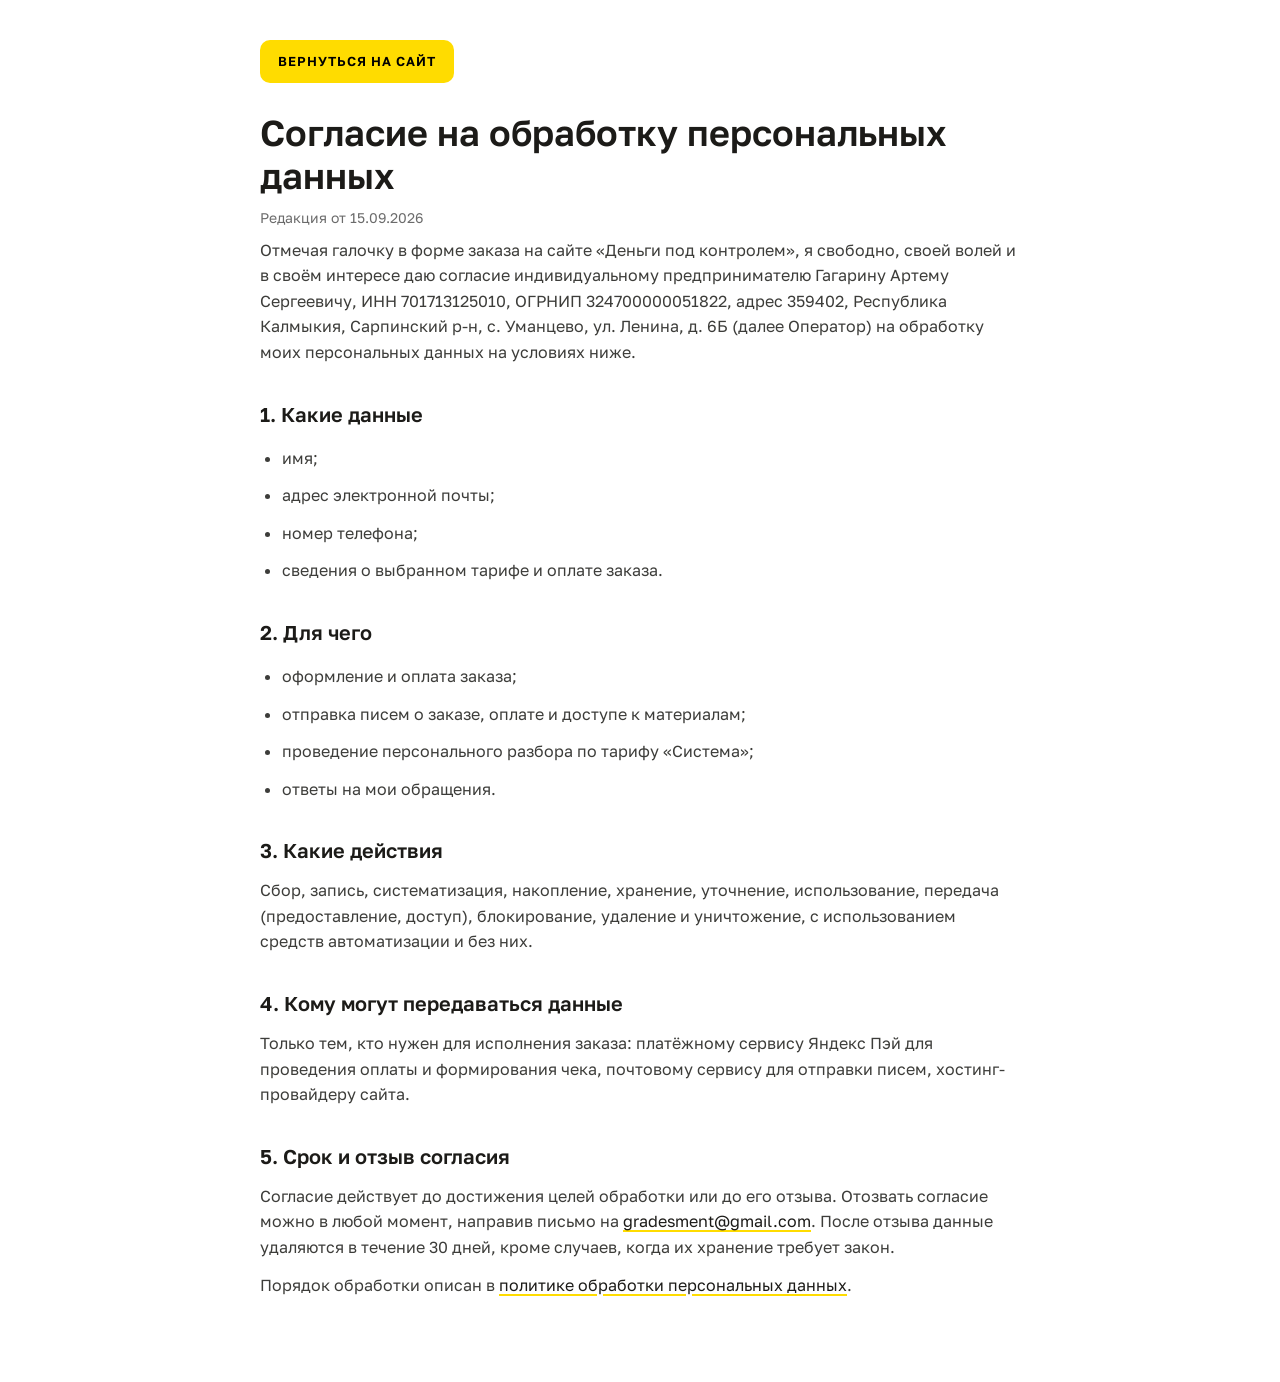
<file: consent.html>
<!DOCTYPE html>
<html lang="ru">
<head>
<meta charset="utf-8">
<meta name="viewport" content="width=device-width, initial-scale=1">
<link rel="icon" type="image/png" href="img/favicon.png">
<title>Согласие на обработку персональных данных</title>
<style>
@font-face{font-family:'Golos Text';font-weight:400;font-display:swap;src:url(fonts/golos-400-cyrillic.woff2) format('woff2');unicode-range:U+0301,U+0400-045F,U+0490-0491,U+04B0-04B1,U+2116}
@font-face{font-family:'Golos Text';font-weight:600;font-display:swap;src:url(fonts/golos-600-cyrillic.woff2) format('woff2');unicode-range:U+0301,U+0400-045F,U+0490-0491,U+04B0-04B1,U+2116}
@font-face{font-family:'Golos Text';font-weight:400;font-display:swap;src:url(fonts/golos-400-latin.woff2) format('woff2');unicode-range:U+0000-00FF,U+2000-206F,U+2191}
@font-face{font-family:'Golos Text';font-weight:600;font-display:swap;src:url(fonts/golos-600-latin.woff2) format('woff2');unicode-range:U+0000-00FF,U+2000-206F,U+2191}
body{margin:0;background:#fff;color:#1c1b18;font-family:'Golos Text',Arial,sans-serif;font-size:16px;line-height:1.6}
.wrap{max-width:760px;margin:0 auto;padding:40px 20px 72px}
h1{font-size:clamp(26px,4vw,36px);line-height:1.2;font-weight:600;margin:0 0 10px}
h2{font-size:20px;font-weight:600;margin:32px 0 12px}
p,li{color:#3d3d3a;margin:0 0 12px}
ul{padding-left:22px}
a{color:#1c1b18;text-decoration-color:#ffdc00;text-decoration-thickness:2px;text-underline-offset:3px}
.back{display:inline-block;margin-bottom:28px;font-size:13px;font-weight:600;letter-spacing:1px;text-transform:uppercase;text-decoration:none;color:#000;background:#ffdc00;padding:11px 18px;border-radius:10px}
.date{color:#6b6b6b;font-size:14px;margin-bottom:8px}
@media(max-width:560px){.wrap{padding-top:24px}h2{font-size:18px;margin-top:26px}}
</style>
</head>
<body>
<div class="wrap">
<a class="back" href="index.html">Вернуться на сайт</a>
<h1>Согласие на обработку персональных данных</h1>
<p class="date">Редакция от 15.09.2026</p>

<p>Отмечая галочку в форме заказа на сайте «Деньги под контролем», я свободно, своей волей и в своём интересе даю согласие индивидуальному предпринимателю Гагарину Артему Сергеевичу, ИНН 701713125010, ОГРНИП 324700000051822, адрес 359402, Республика Калмыкия, Сарпинский р-н, с. Уманцево, ул. Ленина, д. 6Б (далее Оператор) на обработку моих персональных данных на условиях ниже.</p>

<h2>1. Какие данные</h2>
<ul>
  <li>имя;</li>
  <li>адрес электронной почты;</li>
  <li>номер телефона;</li>
  <li>сведения о выбранном тарифе и оплате заказа.</li>
</ul>

<h2>2. Для чего</h2>
<ul>
  <li>оформление и оплата заказа;</li>
  <li>отправка писем о заказе, оплате и доступе к материалам;</li>
  <li>проведение персонального разбора по тарифу «Система»;</li>
  <li>ответы на мои обращения.</li>
</ul>

<h2>3. Какие действия</h2>
<p>Сбор, запись, систематизация, накопление, хранение, уточнение, использование, передача (предоставление, доступ), блокирование, удаление и уничтожение, с использованием средств автоматизации и без них.</p>

<h2>4. Кому могут передаваться данные</h2>
<p>Только тем, кто нужен для исполнения заказа: платёжному сервису Яндекс Пэй для проведения оплаты и формирования чека, почтовому сервису для отправки писем, хостинг-провайдеру сайта.</p>

<h2>5. Срок и отзыв согласия</h2>
<p>Согласие действует до достижения целей обработки или до его отзыва. Отозвать согласие можно в любой момент, направив письмо на <a href="mailto:gradesment@gmail.com">gradesment@gmail.com</a>. После отзыва данные удаляются в течение 30 дней, кроме случаев, когда их хранение требует закон.</p>

<p>Порядок обработки описан в <a href="privacy.html">политике обработки персональных данных</a>.</p>
</div>
</body>
</html>
</file>
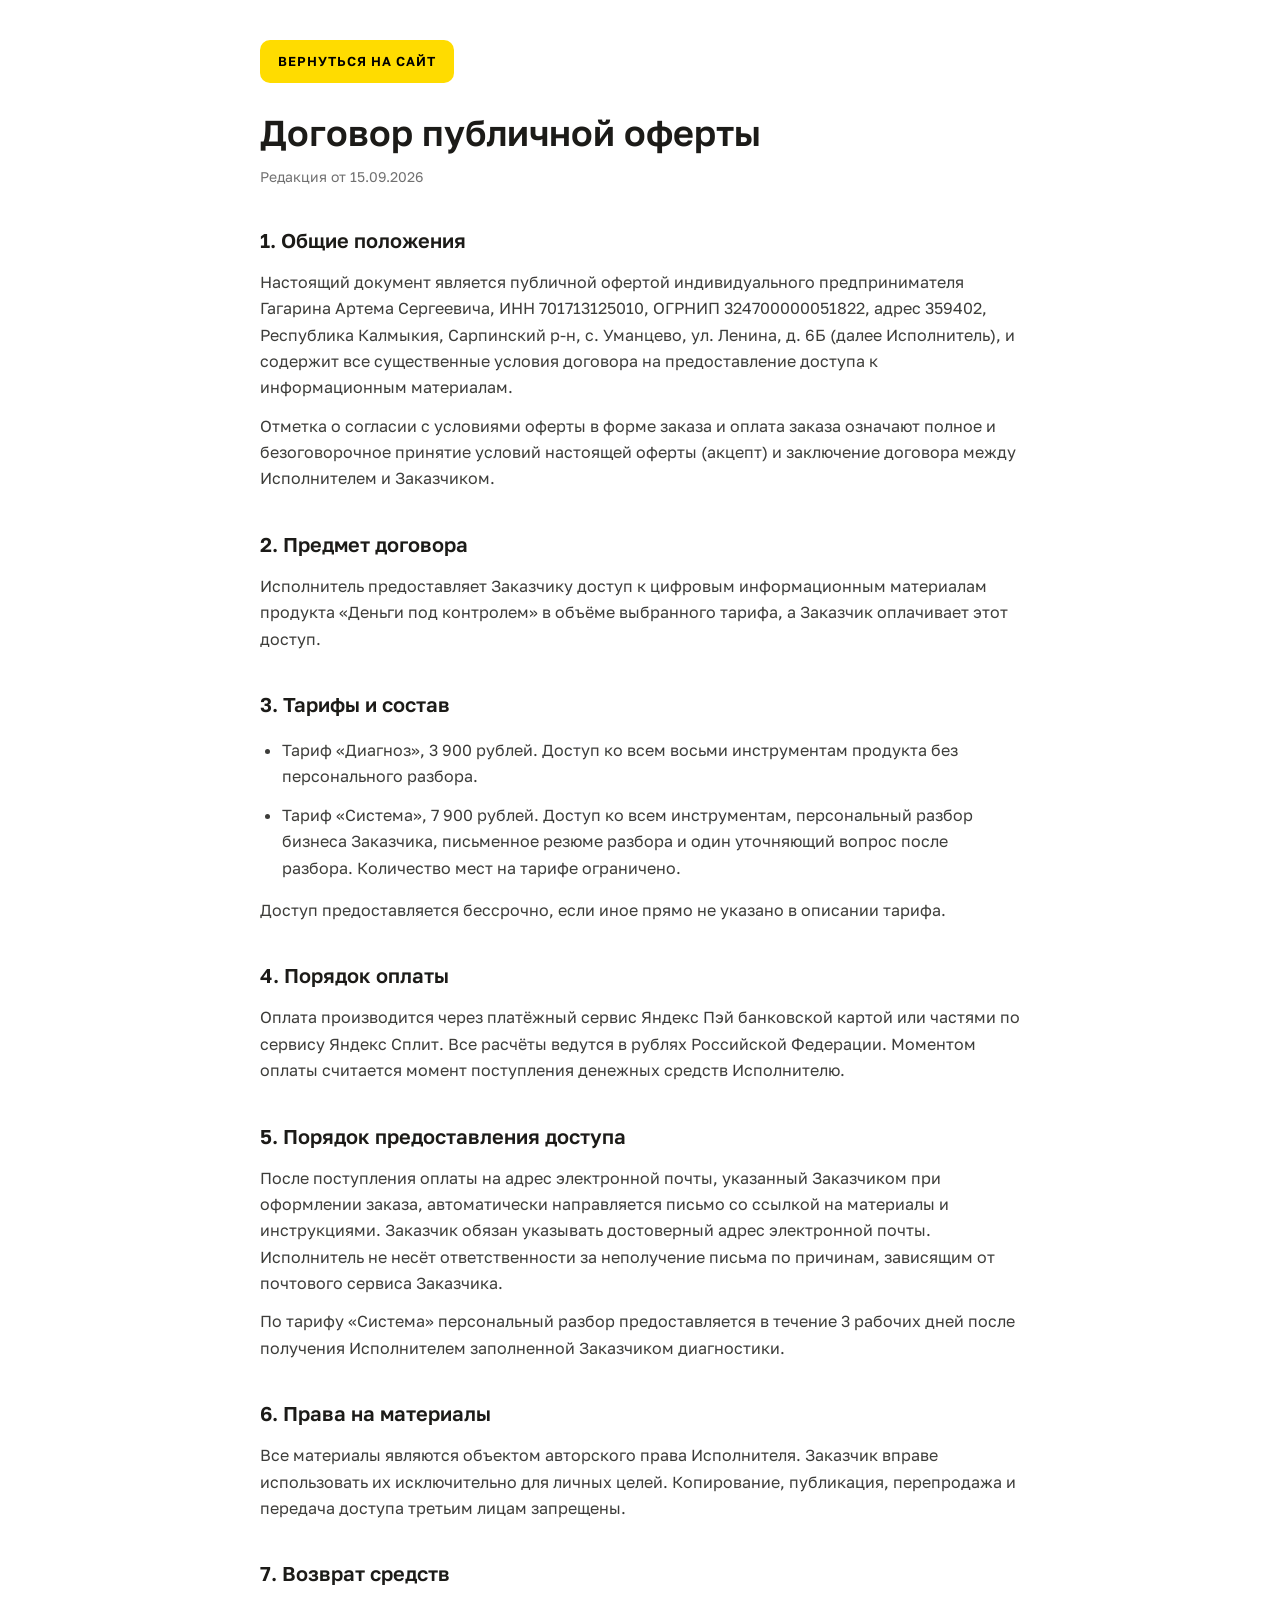
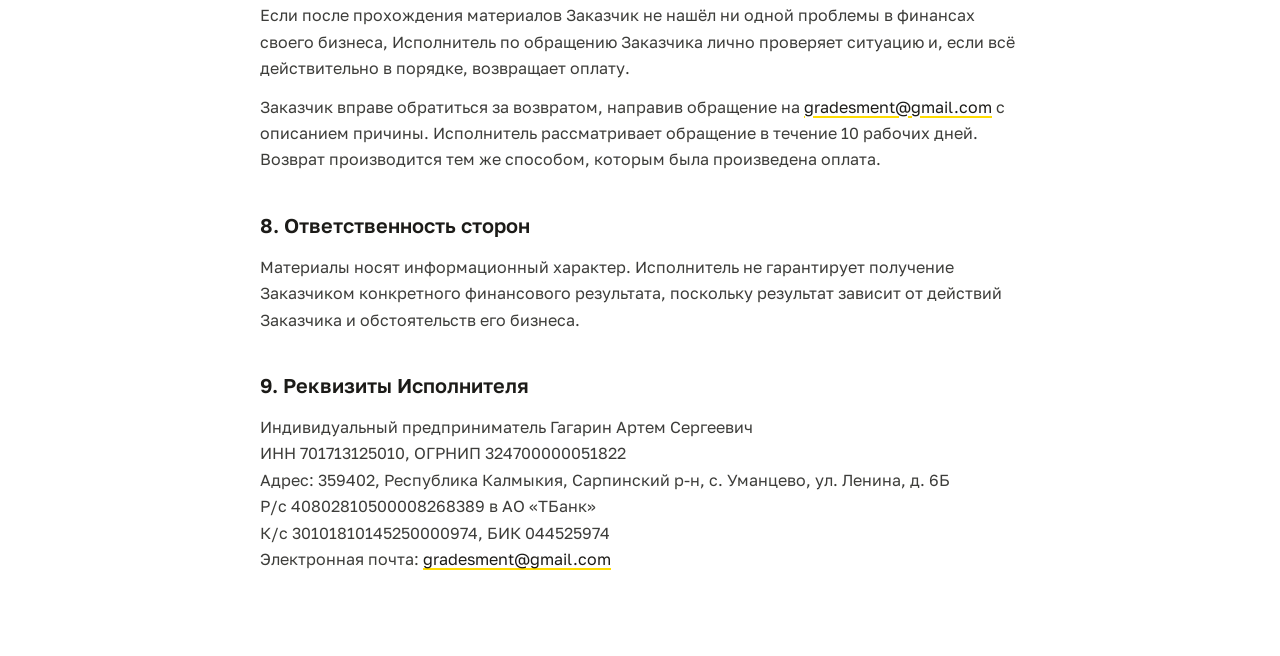
<file: offer.html>
<!DOCTYPE html>
<html lang="ru">
<head>
<meta charset="utf-8">
<meta name="viewport" content="width=device-width, initial-scale=1">
<link rel="icon" type="image/png" href="img/favicon.png">
<title>Публичная оферта</title>
<style>
@font-face{font-family:'Golos Text';font-weight:400;font-display:swap;src:url(fonts/golos-400-cyrillic.woff2) format('woff2');unicode-range:U+0301,U+0400-045F,U+0490-0491,U+04B0-04B1,U+2116}
@font-face{font-family:'Golos Text';font-weight:600;font-display:swap;src:url(fonts/golos-600-cyrillic.woff2) format('woff2');unicode-range:U+0301,U+0400-045F,U+0490-0491,U+04B0-04B1,U+2116}
@font-face{font-family:'Golos Text';font-weight:400;font-display:swap;src:url(fonts/golos-400-latin.woff2) format('woff2');unicode-range:U+0000-00FF,U+2000-206F,U+2191}
@font-face{font-family:'Golos Text';font-weight:600;font-display:swap;src:url(fonts/golos-600-latin.woff2) format('woff2');unicode-range:U+0000-00FF,U+2000-206F,U+2191}
body{margin:0;background:#fff;color:#1c1b18;font-family:'Golos Text',Arial,sans-serif;font-size:16px;line-height:1.65}
.wrap{max-width:760px;margin:0 auto;padding:40px 20px 72px}
@media(max-width:560px){.wrap{padding-top:24px}h2{font-size:18px;margin-top:28px}}
h1{font-size:clamp(26px,4vw,36px);line-height:1.2;font-weight:600;margin:0 0 10px}
h2{font-size:20px;font-weight:600;margin:36px 0 12px}
p,li{color:#3d3d3a;margin:0 0 12px}
ul{padding-left:22px}
a{color:#1c1b18;text-decoration-color:#ffdc00;text-decoration-thickness:2px;text-underline-offset:3px}
.back{display:inline-block;margin-bottom:28px;font-size:13px;font-weight:600;letter-spacing:1px;text-transform:uppercase;text-decoration:none;color:#000;background:#ffdc00;padding:11px 18px;border-radius:10px}
.date{color:#707070;font-size:14px;margin-bottom:8px}
</style>
</head>
<body>
<div class="wrap">
<a class="back" href="index.html">Вернуться на сайт</a>
<h1>Договор публичной оферты</h1>
<p class="date">Редакция от 15.09.2026</p>

<h2>1. Общие положения</h2>
<p>Настоящий документ является публичной офертой индивидуального предпринимателя Гагарина Артема Сергеевича, ИНН 701713125010, ОГРНИП 324700000051822, адрес 359402, Республика Калмыкия, Сарпинский р-н, с. Уманцево, ул. Ленина, д. 6Б (далее Исполнитель), и содержит все существенные условия договора на предоставление доступа к информационным материалам.</p>
<p>Отметка о согласии с условиями оферты в форме заказа и оплата заказа означают полное и безоговорочное принятие условий настоящей оферты (акцепт) и заключение договора между Исполнителем и Заказчиком.</p>

<h2>2. Предмет договора</h2>
<p>Исполнитель предоставляет Заказчику доступ к цифровым информационным материалам продукта «Деньги под контролем» в объёме выбранного тарифа, а Заказчик оплачивает этот доступ.</p>

<h2>3. Тарифы и состав</h2>
<ul>
  <li>Тариф «Диагноз», 3 900 рублей. Доступ ко всем восьми инструментам продукта без персонального разбора.</li>
  <li>Тариф «Система», 7 900 рублей. Доступ ко всем инструментам, персональный разбор бизнеса Заказчика, письменное резюме разбора и один уточняющий вопрос после разбора. Количество мест на тарифе ограничено.</li>
</ul>
<p>Доступ предоставляется бессрочно, если иное прямо не указано в описании тарифа.</p>

<h2>4. Порядок оплаты</h2>
<p>Оплата производится через платёжный сервис Яндекс Пэй банковской картой или частями по сервису Яндекс Сплит. Все расчёты ведутся в рублях Российской Федерации. Моментом оплаты считается момент поступления денежных средств Исполнителю.</p>

<h2>5. Порядок предоставления доступа</h2>
<p>После поступления оплаты на адрес электронной почты, указанный Заказчиком при оформлении заказа, автоматически направляется письмо со ссылкой на материалы и инструкциями. Заказчик обязан указывать достоверный адрес электронной почты. Исполнитель не несёт ответственности за неполучение письма по причинам, зависящим от почтового сервиса Заказчика.</p>
<p>По тарифу «Система» персональный разбор предоставляется в течение 3 рабочих дней после получения Исполнителем заполненной Заказчиком диагностики.</p>

<h2>6. Права на материалы</h2>
<p>Все материалы являются объектом авторского права Исполнителя. Заказчик вправе использовать их исключительно для личных целей. Копирование, публикация, перепродажа и передача доступа третьим лицам запрещены.</p>

<h2>7. Возврат средств</h2>
<p>Если после прохождения материалов Заказчик не нашёл ни одной проблемы в финансах своего бизнеса, Исполнитель по обращению Заказчика лично проверяет ситуацию и, если всё действительно в порядке, возвращает оплату.</p>
<p>Заказчик вправе обратиться за возвратом, направив обращение на <a href="mailto:gradesment@gmail.com">gradesment@gmail.com</a> с описанием причины. Исполнитель рассматривает обращение в течение 10 рабочих дней. Возврат производится тем же способом, которым была произведена оплата.</p>

<h2>8. Ответственность сторон</h2>
<p>Материалы носят информационный характер. Исполнитель не гарантирует получение Заказчиком конкретного финансового результата, поскольку результат зависит от действий Заказчика и обстоятельств его бизнеса.</p>

<h2>9. Реквизиты Исполнителя</h2>
<p>Индивидуальный предприниматель Гагарин Артем Сергеевич<br>
ИНН 701713125010, ОГРНИП 324700000051822<br>
Адрес: 359402, Республика Калмыкия, Сарпинский р-н, с. Уманцево, ул. Ленина, д. 6Б<br>
Р/с 40802810500008268389 в АО «ТБанк»<br>
К/с 30101810145250000974, БИК 044525974<br>
Электронная почта: <a href="mailto:gradesment@gmail.com">gradesment@gmail.com</a></p>
</div>
</body>
</html>
</file>
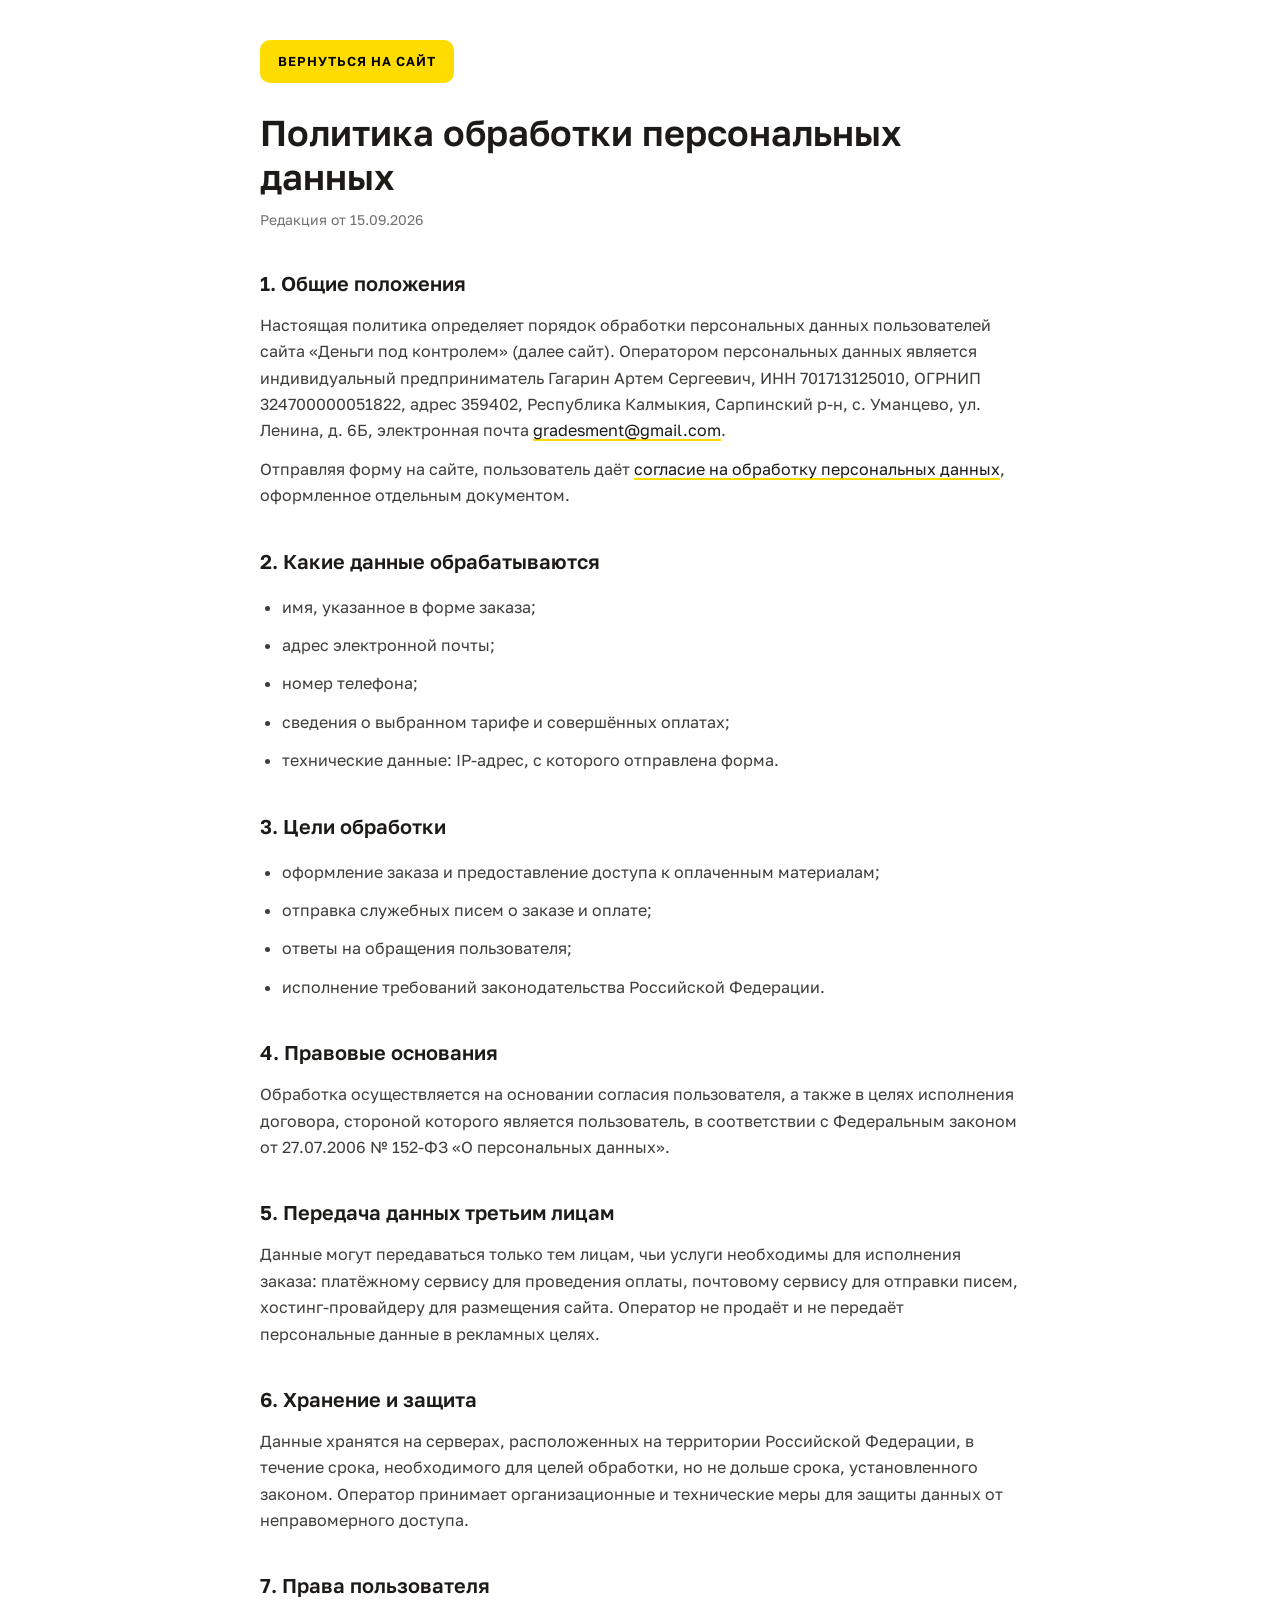
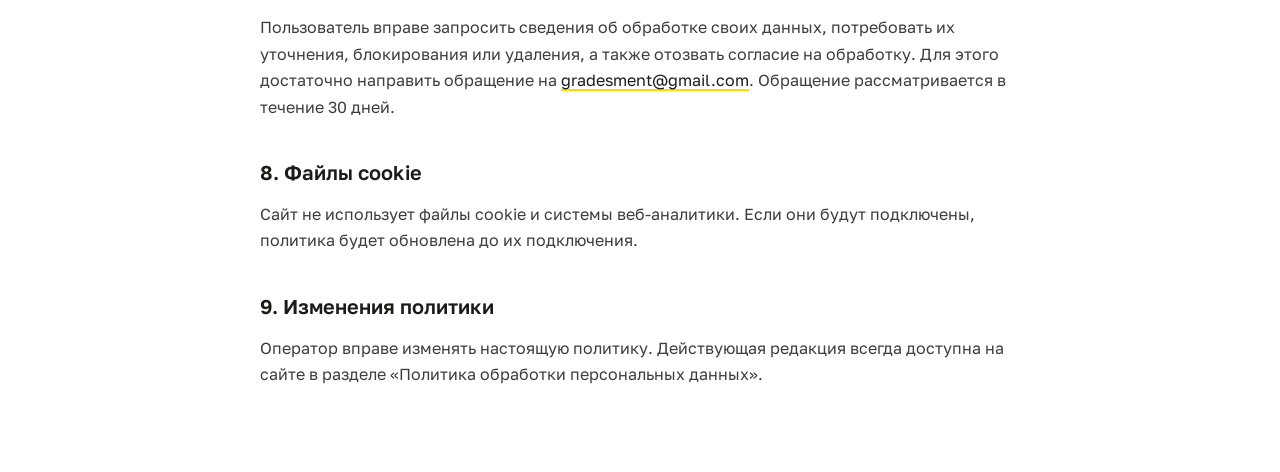
<file: privacy.html>
<!DOCTYPE html>
<html lang="ru">
<head>
<meta charset="utf-8">
<meta name="viewport" content="width=device-width, initial-scale=1">
<link rel="icon" type="image/png" href="img/favicon.png">
<title>Политика обработки персональных данных</title>
<style>
@font-face{font-family:'Golos Text';font-weight:400;font-display:swap;src:url(fonts/golos-400-cyrillic.woff2) format('woff2');unicode-range:U+0301,U+0400-045F,U+0490-0491,U+04B0-04B1,U+2116}
@font-face{font-family:'Golos Text';font-weight:600;font-display:swap;src:url(fonts/golos-600-cyrillic.woff2) format('woff2');unicode-range:U+0301,U+0400-045F,U+0490-0491,U+04B0-04B1,U+2116}
@font-face{font-family:'Golos Text';font-weight:400;font-display:swap;src:url(fonts/golos-400-latin.woff2) format('woff2');unicode-range:U+0000-00FF,U+2000-206F,U+2191}
@font-face{font-family:'Golos Text';font-weight:600;font-display:swap;src:url(fonts/golos-600-latin.woff2) format('woff2');unicode-range:U+0000-00FF,U+2000-206F,U+2191}
body{margin:0;background:#fff;color:#1c1b18;font-family:'Golos Text',Arial,sans-serif;font-size:16px;line-height:1.65}
.wrap{max-width:760px;margin:0 auto;padding:40px 20px 72px}
@media(max-width:560px){.wrap{padding-top:24px}h2{font-size:18px;margin-top:28px}}
h1{font-size:clamp(26px,4vw,36px);line-height:1.2;font-weight:600;margin:0 0 10px}
h2{font-size:20px;font-weight:600;margin:36px 0 12px}
p,li{color:#3d3d3a;margin:0 0 12px}
ul{padding-left:22px}
a{color:#1c1b18;text-decoration-color:#ffdc00;text-decoration-thickness:2px;text-underline-offset:3px}
.back{display:inline-block;margin-bottom:28px;font-size:13px;font-weight:600;letter-spacing:1px;text-transform:uppercase;text-decoration:none;color:#000;background:#ffdc00;padding:11px 18px;border-radius:10px}
.date{color:#707070;font-size:14px;margin-bottom:8px}
</style>
</head>
<body>
<div class="wrap">
<a class="back" href="index.html">Вернуться на сайт</a>
<h1>Политика обработки персональных данных</h1>
<p class="date">Редакция от 15.09.2026</p>

<h2>1. Общие положения</h2>
<p>Настоящая политика определяет порядок обработки персональных данных пользователей сайта «Деньги под контролем» (далее сайт). Оператором персональных данных является индивидуальный предприниматель Гагарин Артем Сергеевич, ИНН 701713125010, ОГРНИП 324700000051822, адрес 359402, Республика Калмыкия, Сарпинский р-н, с. Уманцево, ул. Ленина, д. 6Б, электронная почта <a href="mailto:gradesment@gmail.com">gradesment@gmail.com</a>.</p>
<p>Отправляя форму на сайте, пользователь даёт <a href="consent.html">согласие на обработку персональных данных</a>, оформленное отдельным документом.</p>

<h2>2. Какие данные обрабатываются</h2>
<ul>
  <li>имя, указанное в форме заказа;</li>
  <li>адрес электронной почты;</li>
  <li>номер телефона;</li>
  <li>сведения о выбранном тарифе и совершённых оплатах;</li>
  <li>технические данные: IP-адрес, с которого отправлена форма.</li>
</ul>

<h2>3. Цели обработки</h2>
<ul>
  <li>оформление заказа и предоставление доступа к оплаченным материалам;</li>
  <li>отправка служебных писем о заказе и оплате;</li>
  <li>ответы на обращения пользователя;</li>
  <li>исполнение требований законодательства Российской Федерации.</li>
</ul>

<h2>4. Правовые основания</h2>
<p>Обработка осуществляется на основании согласия пользователя, а также в целях исполнения договора, стороной которого является пользователь, в соответствии с Федеральным законом от 27.07.2006 № 152-ФЗ «О персональных данных».</p>

<h2>5. Передача данных третьим лицам</h2>
<p>Данные могут передаваться только тем лицам, чьи услуги необходимы для исполнения заказа: платёжному сервису для проведения оплаты, почтовому сервису для отправки писем, хостинг-провайдеру для размещения сайта. Оператор не продаёт и не передаёт персональные данные в рекламных целях.</p>

<h2>6. Хранение и защита</h2>
<p>Данные хранятся на серверах, расположенных на территории Российской Федерации, в течение срока, необходимого для целей обработки, но не дольше срока, установленного законом. Оператор принимает организационные и технические меры для защиты данных от неправомерного доступа.</p>

<h2>7. Права пользователя</h2>
<p>Пользователь вправе запросить сведения об обработке своих данных, потребовать их уточнения, блокирования или удаления, а также отозвать согласие на обработку. Для этого достаточно направить обращение на <a href="mailto:gradesment@gmail.com">gradesment@gmail.com</a>. Обращение рассматривается в течение 30 дней.</p>

<h2>8. Файлы cookie</h2>
<p>Сайт не использует файлы cookie и системы веб-аналитики. Если они будут подключены, политика будет обновлена до их подключения.</p>

<h2>9. Изменения политики</h2>
<p>Оператор вправе изменять настоящую политику. Действующая редакция всегда доступна на сайте в разделе «Политика обработки персональных данных».</p>
</div>
</body>
</html>
</file>
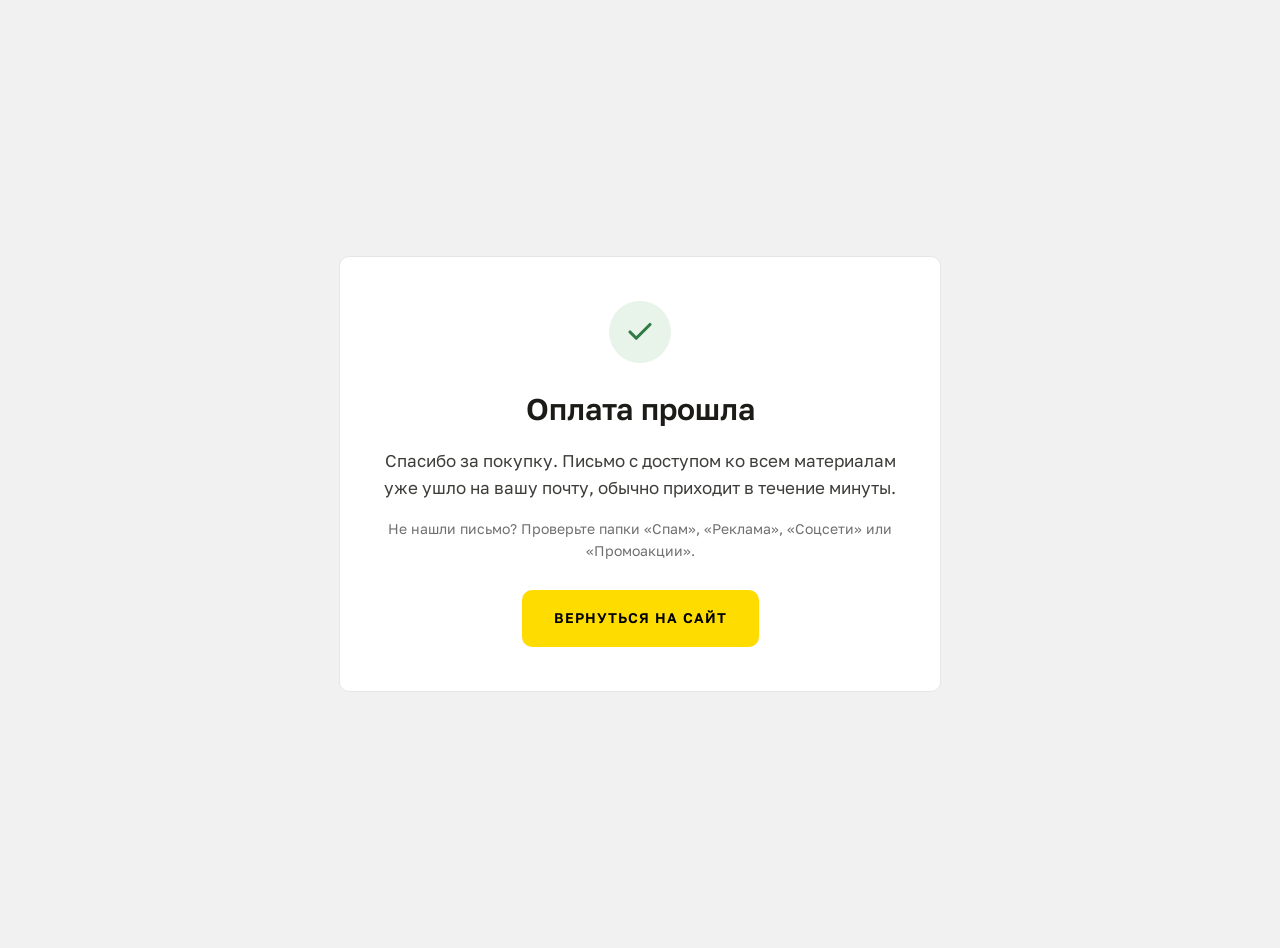
<file: success.html>
<!DOCTYPE html>
<html lang="ru">
<head>
<meta charset="utf-8">
<meta name="viewport" content="width=device-width, initial-scale=1">
<link rel="icon" type="image/png" href="img/favicon.png">
<title>Оплата прошла</title>
<meta name="robots" content="noindex">
<style>
@font-face{font-family:'Golos Text';font-weight:400;font-display:swap;src:url(fonts/golos-400-cyrillic.woff2) format('woff2');unicode-range:U+0301,U+0400-045F,U+0490-0491,U+04B0-04B1,U+2116}
@font-face{font-family:'Golos Text';font-weight:600;font-display:swap;src:url(fonts/golos-600-cyrillic.woff2) format('woff2');unicode-range:U+0301,U+0400-045F,U+0490-0491,U+04B0-04B1,U+2116}
@font-face{font-family:'Golos Text';font-weight:400;font-display:swap;src:url(fonts/golos-400-latin.woff2) format('woff2');unicode-range:U+0000-00FF,U+2000-206F,U+2191}
@font-face{font-family:'Golos Text';font-weight:600;font-display:swap;src:url(fonts/golos-600-latin.woff2) format('woff2');unicode-range:U+0000-00FF,U+2000-206F,U+2191}
body{margin:0;min-height:100vh;display:flex;align-items:center;justify-content:center;background:#f1f1f1;color:#1c1b18;font-family:'Golos Text',Arial,sans-serif;font-size:17px;line-height:1.6;padding:24px}
.box{background:#fff;border:1px solid #e6e6e6;border-radius:10px;max-width:520px;width:100%;padding:44px 40px;text-align:center}
h1{font-size:30px;font-weight:600;margin:0 0 14px}
p{color:#3d3d3a;margin:0 0 16px}
.mark{width:62px;height:62px;border-radius:50%;background:#e8f3ea;display:flex;align-items:center;justify-content:center;margin:0 auto 22px}
.btn{display:inline-block;margin-top:12px;background:#ffdc00;color:#000;text-decoration:none;font-weight:600;font-size:14px;letter-spacing:1px;text-transform:uppercase;padding:17px 32px;border-radius:10px}
.btn:hover{background:#f0cf00}
.small{font-size:14px;color:#707070}
@media(max-width:520px){.box{padding:32px 20px}h1{font-size:26px}.btn{display:block}}
</style>
</head>
<body>
<div class="box">
  <div class="mark"><svg width="30" height="30" viewBox="0 0 24 24" fill="none" stroke="#2f7a45" stroke-width="2.5" stroke-linecap="round" stroke-linejoin="round"><path d="M4 12l5 5L20 6"></path></svg></div>
  <h1>Оплата прошла</h1>
  <p>Спасибо за покупку. Письмо с доступом ко всем материалам уже ушло на вашу почту, обычно приходит в течение минуты.</p>
  <p class="small">Не нашли письмо? Проверьте папки «Спам», «Реклама», «Соцсети» или «Промоакции».</p>
  <a class="btn" href="index.html">Вернуться на сайт</a>
</div>
</body>
</html>
</file>
